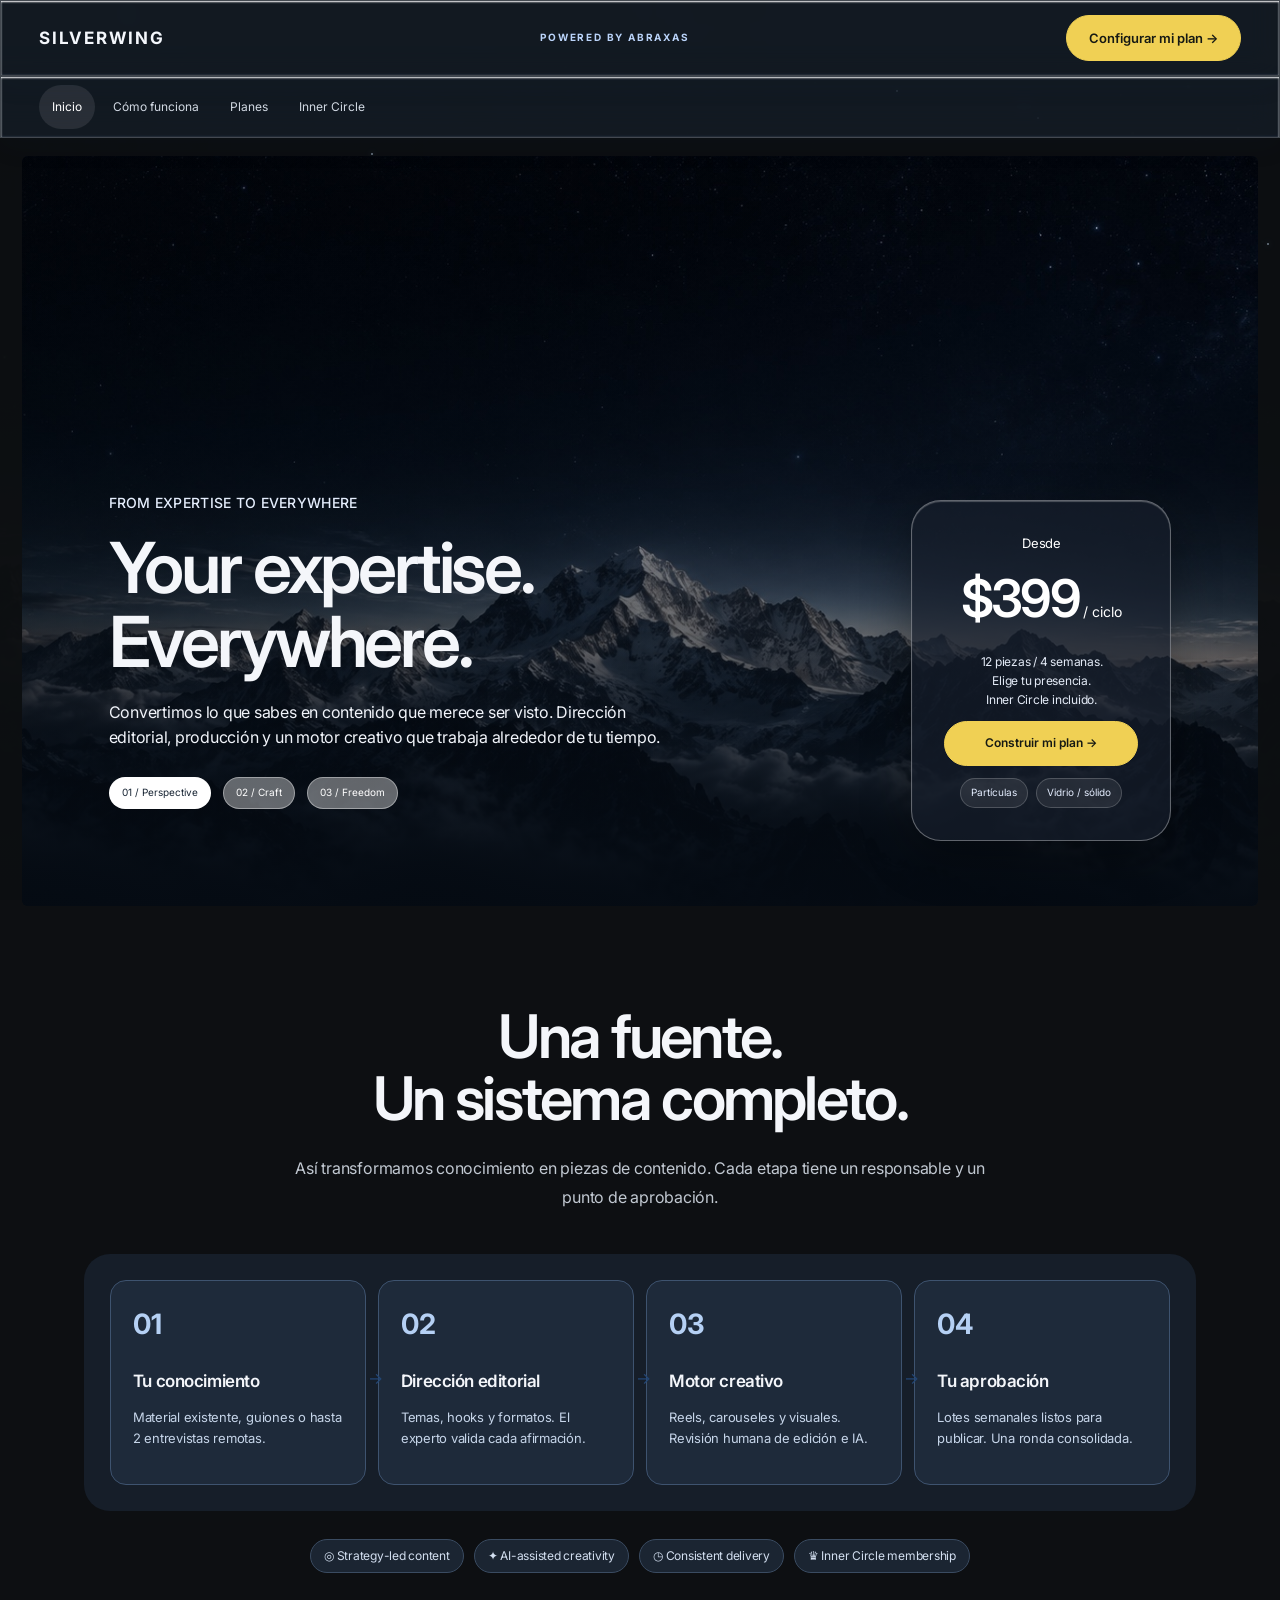
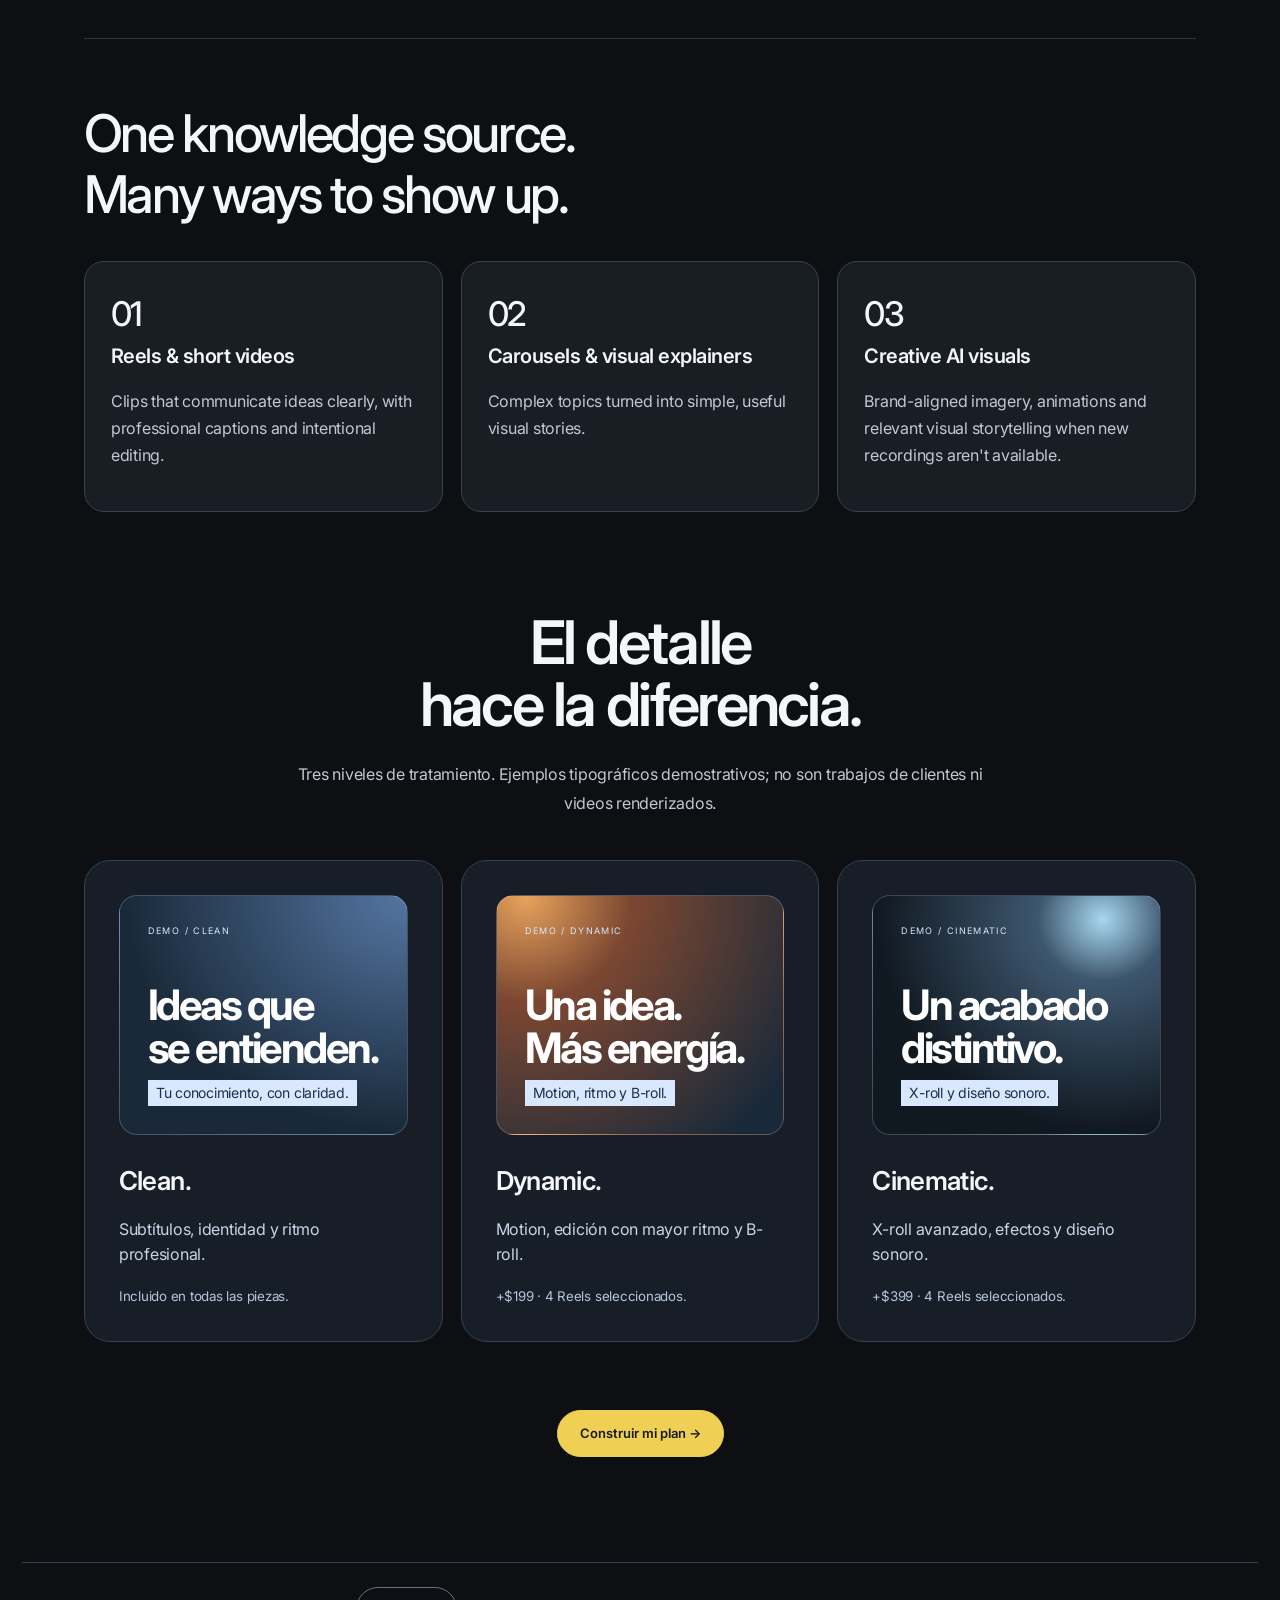
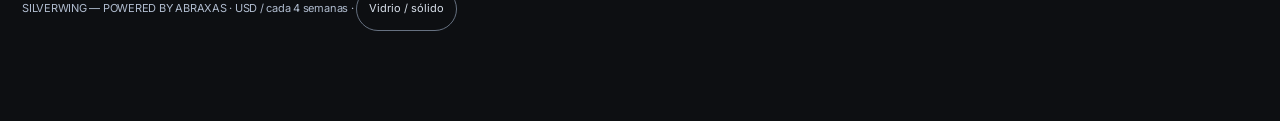
<file: commercial.html>
<!doctype html><html lang="es"><head><meta charset="utf-8"><meta name="viewport" content="width=device-width,initial-scale=1"><meta name="description" content="Silverwing transforma tu conocimiento en contenido consistente. Configura tu plan con Inner Circle incluido."><title>Silverwing — Your expertise. Everywhere.</title><style>
:root{--bg:#080b12;--panel:#121723;--panel2:#1a2232;--line:#2c3444;--text:#f6f7fc;--muted:#a6afc1;--accent:#b2c6ff;--purple:#af9df3;--good:#8fe1c0;--radius:20px}*{box-sizing:border-box}html{scroll-behavior:smooth}body{margin:0;background:var(--bg);color:var(--text);font-family:-apple-system,BlinkMacSystemFont,'Segoe UI',sans-serif;line-height:1.55}button,input,select{font:inherit}button{cursor:pointer}a{color:inherit;text-decoration:none}.shell{display:grid;grid-template-columns:254px 1fr;min-height:100vh}.sidebar{background:#0e121c;border-right:1px solid var(--line);padding:30px 18px;position:sticky;top:0;height:100vh;overflow:auto}.brand{padding:8px 14px 26px}.brand strong{font-size:23px;letter-spacing:.11em}.eyebrow{font-size:10px;letter-spacing:.22em;text-transform:uppercase;color:var(--accent);font-weight:700}.brand p{font-size:11px;color:var(--muted);margin:3px 0}.nav-group{font-size:10px;text-transform:uppercase;letter-spacing:.17em;color:#71809b;margin:25px 14px 9px}.nav{display:flex;flex-direction:column;gap:3px}.nav button{width:100%;text-align:left;border:0;background:transparent;color:#b6bed0;border-radius:11px;padding:12px 13px;font-size:13px}.nav button.active,.nav button:hover{background:#222c41;color:#fff}.main{min-width:0}.top{position:sticky;top:0;z-index:10;display:flex;justify-content:space-between;align-items:center;gap:12px;background:#080b12df;backdrop-filter:blur(18px);border-bottom:1px solid #283041;padding:16px 5%}.logo-mobile{display:none}.mode{border-radius:999px;background:#1f2738;padding:5px;display:flex;gap:3px}.mode button{border:0;padding:9px 15px;border-radius:999px;color:#b9c3d4;background:transparent;font-size:12px}.mode button.active{background:#e7edff;color:#101525;font-weight:700}.content{max-width:1330px;margin:auto;padding:42px 5% 95px}.section{display:none;animation:rise .35s ease}.section.active{display:block}@keyframes rise{from{opacity:.35;transform:translateY(10px)}to{opacity:1;transform:translateY(0)}}h1{font-size:clamp(38px,5.3vw,75px);line-height:1.06;letter-spacing:-.06em;margin:14px 0 22px;font-weight:750}h2{font-size:clamp(25px,3.2vw,40px);letter-spacing:-.042em;line-height:1.16;margin:0 0 14px}h3{font-size:20px;letter-spacing:-.025em;margin:0 0 9px}.lead{font-size:19px;color:#c0c8d6;max-width:790px;line-height:1.6}.muted{color:var(--muted)}.small{font-size:12px}.hero{min-height:365px;padding:58px;border-radius:30px;background:radial-gradient(ellipse at 82% 25%,#455a90 0,#242d48 28%,#121725 60%,#0d111c 90%);border:1px solid #34405b;position:relative;overflow:hidden;margin-bottom:30px}.hero:after{content:'✦';font-size:280px;color:#dbe4ff16;position:absolute;right:5%;top:5%;line-height:1;pointer-events:none}.hero>*{position:relative;z-index:1}.btn{display:inline-flex;align-items:center;justify-content:center;gap:8px;background:#dce5ff;color:#12182a;border:1px solid #dce5ff;padding:12px 18px;border-radius:12px;font-weight:700;font-size:13px}.btn.secondary{background:#232d43;border-color:#46536d;color:#edf1ff}.btn.ghost{background:transparent;color:#ced9ef;border-color:#45516b}.btn:hover{filter:brightness(1.12)}.actions{display:flex;gap:10px;flex-wrap:wrap;margin-top:23px}.grid{display:grid;grid-template-columns:repeat(3,1fr);gap:17px}.grid.two{grid-template-columns:repeat(2,1fr)}.grid.four{grid-template-columns:repeat(4,1fr)}.card{background:linear-gradient(145deg,#192131,#121823);border:1px solid #2b3548;border-radius:var(--radius);padding:23px}.card.soft{background:#101723}.card.interactive{cursor:pointer;transition:transform .2s,border-color .2s}.card.interactive:hover{transform:translateY(-3px);border-color:#7188bb}.metric{font-size:34px;font-weight:750;letter-spacing:-.05em}.tag{display:inline-block;background:#25314a;color:#bcd0ff;border-radius:99px;padding:5px 10px;font-size:10px;text-transform:uppercase;letter-spacing:.07em;font-weight:750}.tag.good{background:#143a34;color:#8fe1c0}.divider{border-top:1px solid var(--line);margin:27px 0}.section-header{display:flex;justify-content:space-between;align-items:flex-start;gap:20px;margin:15px 0 24px}.section-header p{max-width:740px}.tiles{display:grid;grid-template-columns:repeat(2,1fr);gap:14px}.tile{border:1px solid #34405a;border-radius:17px;padding:19px;background:#182135;display:flex;gap:16px;align-items:flex-start;text-align:left;color:var(--text)}.tile span.icon{font-size:25px}.tile:hover{background:#253150}.tile strong{display:block;margin-bottom:5px}.tile em{font-size:12px;color:#aab5c9;font-style:normal}.step{display:flex;gap:14px;align-items:flex-start;margin:18px 0}.step>span{background:#dce5ff;color:#10182b;border-radius:50%;width:30px;height:30px;display:grid;place-items:center;flex-shrink:0;font-weight:700}.steps{max-width:860px}.choice{display:block;cursor:pointer;padding:17px;border-radius:15px;border:1px solid #39465e;background:#151c2a;margin-bottom:10px}.choice:has(input:checked){border-color:#bbcdff;background:#222d45}.choice input{accent-color:#baccff;margin-right:10px}.choice strong{font-size:14px}.choice .sub{display:block;color:#aeb8cc;font-size:12px;margin:5px 0 0 28px}.inputrow{display:grid;grid-template-columns:repeat(3,1fr);gap:12px}.field{display:flex;flex-direction:column;gap:7px;font-size:12px;color:#b4c0d5}.field input,.field select{background:#151d2e;border:1px solid #3c4b67;border-radius:10px;padding:12px;color:#fff;width:100%}.calc{display:grid;grid-template-columns:1.1fr .9fr;gap:22px}.price-big{font-size:51px;font-weight:800;letter-spacing:-.06em;margin:6px 0}.summary{background:linear-gradient(150deg,#273957,#182035);border:1px solid #526487;padding:26px;border-radius:20px;position:sticky;top:100px;align-self:start}.summary-line{display:flex;justify-content:space-between;gap:14px;border-bottom:1px solid #ffffff20;padding:10px 0;font-size:13px}.plans{display:grid;grid-template-columns:repeat(3,1fr);gap:13px}.plan{padding:23px;border:1px solid #3d4961;border-radius:20px;background:#131b29;cursor:pointer;position:relative}.plan.selected{outline:2px solid #c2d1ff;background:#222d45}.plan strong{display:block;font-size:17px;margin:11px 0}.plan b{font-size:33px}.plan small{display:block;color:#aeb9ce}.plan .pill{position:absolute;right:15px;top:12px}.service{padding:22px;background:#141b28;border:1px solid #303d52;border-radius:17px}.service details{margin-top:10px}.service summary{cursor:pointer;color:#bcd0ff;font-size:12px}.service p,.service li{font-size:13px;color:#b5bfd1}.scenario-nav{display:flex;gap:9px;flex-wrap:wrap;margin-bottom:20px}.chip{padding:9px 14px;border-radius:999px;background:#1b2434;color:#b3bfd2;border:1px solid #36455f}.chip.active{background:#dbe5ff;color:#101626;border-color:#dbe5ff}.timeline{display:grid;grid-template-columns:repeat(4,1fr);gap:12px}.timeline .card{border-top:3px solid #8ca5dd}table{border-collapse:collapse;width:100%;font-size:13px}th,td{text-align:left;padding:13px;border-bottom:1px solid #334054}th{font-size:11px;text-transform:uppercase;color:#8999b7}td{color:#c9d3e3}.notice{padding:14px 18px;border-left:3px solid #a3b9f0;background:#1b2539;border-radius:7px;font-size:13px;color:#c8d4e9}.footer{color:#74839c;font-size:11px;margin-top:60px}.client-page{display:none}.clientmode .sidebar{display:none}.clientmode .shell{grid-template-columns:1fr}.clientmode .internal{display:none!important}.clientmode .client-page.active{display:block}.clientmode .content{max-width:1270px}.faq{background:#111926;padding:18px 21px;border-radius:13px;border:1px solid #30394d;margin:9px 0}.faq summary{cursor:pointer;font-weight:600}.faq p{font-size:13px;color:#adbcd3}.caption{font-size:11px;color:#8e9bb1}.kpi-strip{display:flex;gap:10px;flex-wrap:wrap}.kpi-strip>span{border:1px solid #36435a;border-radius:99px;padding:7px 13px;font-size:12px;color:#ced9ec}.warn{color:#f0cd95}.toolbar{display:flex;align-items:center;justify-content:space-between;gap:15px;flex-wrap:wrap}.mobile-nav{display:none}
@media(max-width:1100px){.grid.four{grid-template-columns:repeat(2,1fr)}.calc{grid-template-columns:1fr}.summary{position:static}}@media(max-width:800px){.shell{grid-template-columns:1fr}.sidebar{display:none}.mobile-nav{display:block;background:#131c2b;color:#fff;border:1px solid #44536c;padding:9px;border-radius:10px}.top{padding:12px 5%}.logo-mobile{display:block;font-weight:800;letter-spacing:.1em}.content{padding:25px 5% 65px}.grid,.grid.two,.grid.four,.plans,.timeline,.inputrow{grid-template-columns:1fr}.tiles{grid-template-columns:1fr}.hero{padding:30px;min-height:325px}.mode button{padding:9px 10px;font-size:11px}h1{font-size:41px}}
@media print{.sidebar,.top,.actions,.btn,.mobile-nav{display:none!important}.shell{display:block}.section{display:none!important}#proposal.section{display:block!important}.content{max-width:none;padding:0}.card,.summary{background:white;color:black;border:1px solid #999}body{background:white;color:black}.muted,.caption{color:#444}}

/* Silverwing Spatial / editorial design system – translucent utility surfaces, content-first cards */
:root{--bg:#f5f5f7;--panel:#ffffff;--panel2:#eef0f5;--line:#dbdce2;--text:#181a21;--muted:#656875;--accent:#516dba;--purple:#8074d0;--good:#24775e;--radius:24px}
body{background:#f5f5f7;color:#1a1a20;font-family:-apple-system,BlinkMacSystemFont,"SF Pro Display","Segoe UI",Arial,sans-serif;letter-spacing:-.01em}
.shell{grid-template-columns:248px 1fr}
.sidebar{background:rgba(248,249,252,.76);border-right:1px solid #dfe2e9;backdrop-filter:blur(30px) saturate(160%);-webkit-backdrop-filter:blur(30px) saturate(160%);padding-top:24px}
.brand strong{font-size:21px;letter-spacing:.085em;color:#222635}.brand p{color:#777b88}.eyebrow{color:#5272b6}
.nav-group{color:#7e8391}.nav button{color:#464c5b;border-radius:12px;transition:background .17s,transform .17s}.nav button.active,.nav button:hover{background:rgba(104,133,197,.13);color:#254b9d}.nav button:hover{transform:translateX(2px)}
.top{height:62px;padding:9px 4%;background:rgba(248,249,252,.72);border-bottom:1px solid rgba(174,184,205,.35);backdrop-filter:blur(30px) saturate(185%);-webkit-backdrop-filter:blur(30px) saturate(185%)}
.mode{background:rgba(173,183,202,.25);border:1px solid rgba(255,255,255,.75);box-shadow:0 4px 18px #70829b12}.mode button{color:#646c7a}.mode button.active{color:#20242e;background:rgba(255,255,255,.9);box-shadow:0 2px 11px #34445c20}
.content{max-width:1510px;padding:42px 4.5% 100px}
h1{font-size:clamp(46px,6.4vw,94px);font-weight:750;line-height:1.02;letter-spacing:-.069em;color:#191c27}
h2{color:#1d2230}h3{color:#202431}.lead{color:#656b7a;font-size:20px;line-height:1.5}
.hero{background:radial-gradient(ellipse at 74% 48%,#aecbff 0,#cad9fc 22%,#e9edff 42%,#f4f5f8 72%),linear-gradient(145deg,#f7f8fc,#dee7fa);border:1px solid #ffffff;border-radius:35px;min-height:425px;box-shadow:0 25px 65px #394f7b12;isolation:isolate}
.hero:after{content:'';width:410px;height:410px;border-radius:50%;position:absolute;right:-6%;top:-17%;pointer-events:none;background:radial-gradient(circle at 34% 28%,#ffffffdb 0%,#d0e0ffe8 18%,#7d9bea90 39%,#b7b2f173 57%,#ffffff14 75%);box-shadow:inset 20px 24px 39px #ffffff9c,inset -15px -25px 50px #5f7dcd60,0 26px 70px #6782cf4d;border:1px solid #ffffffbf;z-index:0}
.hero>*{position:relative;z-index:1}.hero .lead{color:#46536c}.hero h1{max-width:900px}
.card,.service{background:#fff;border:1px solid #e4e7ee;box-shadow:0 6px 27px #35456909;border-radius:24px;transition:box-shadow .2s,transform .2s}.card.soft{background:#f9fafc}.card.interactive:hover,.service:hover{box-shadow:0 17px 45px #44567917;border-color:#c8d4ec}
.metric{color:#171b25}.muted,.caption{color:#757b8b}.small{color:#657082}
.btn{background:#2767d5;border-color:#2767d5;border-radius:999px;color:#fff;padding:12px 22px;transition:transform .18s,box-shadow .18s,background .18s}.btn:hover{transform:translateY(-2px);box-shadow:0 10px 25px #2869d437;filter:none}.btn.secondary{background:#f1f4f9;color:#2859b0;border-color:#dce3f1}.btn.ghost{color:#2859b0;border-color:#ced8eb}
.tag{color:#4263ad;background:#eaf0ff}.tag.good{background:#e2f7ec;color:#24775e}
.tile{background:rgba(255,255,255,.88);color:#232735;border-color:#e0e4ed;border-radius:23px;backdrop-filter:blur(14px);transition:transform .18s}.tile:hover{background:#eef3fe;transform:translateY(-2px)}.tile em{color:#6d7585}
.step>span{background:#e6eeff;color:#3158ad}.divider{border-color:#e2e5ee}.choice{background:#fff;border-color:#e3e6ee;color:#262b38}.choice:has(input:checked){border-color:#6790e4;background:#eff4ff;box-shadow:0 0 0 2px #749ef728}.choice input{accent-color:#3d74dd}.choice .sub{color:#6d7280}
.field{color:#4c5465}.field input,.field select{background:#fff;color:#222936;border-color:#d7dce8;border-radius:12px}
.summary{background:linear-gradient(145deg,#eef3ff,#fefeff);border:1px solid #cdd9ed;box-shadow:0 20px 50px #455b8320}.summary-line{border-color:#d9e2f3}
.plan{background:#fff;border-color:#dce2ef;border-radius:24px;transition:transform .2s,box-shadow .2s}.plan:hover{transform:translateY(-3px);box-shadow:0 15px 30px #5a6e9717}.plan.selected{outline:2px solid #4777da;background:linear-gradient(145deg,#f1f6ff,#fff)}.plan small{color:#647087}.plan b{color:#202634}
.service{background:#fff}.service summary{color:#366bc7}.service p,.service li{color:#626c7c}.chip{background:#fff;color:#465066;border-color:#dae0eb}.chip.active{background:#316cce;color:white;border-color:#316cce}
.timeline .card{border-top-color:#658de0}td{color:#414959}th,td{border-color:#e0e4ed}th{color:#707c90}.notice{background:#edf3ff;color:#405070;border-left-color:#5481da}
.faq{background:#fff;border-color:#e1e6ef}.faq p{color:#657083}.kpi-strip>span{background:#ffffffaf;color:#526079;border-color:#dbe0eb}.warn{color:#b15e19}.footer{color:#8991a0}
.clientmode{background:#fff}.clientmode .main{background:#fff}.clientmode .content{max-width:1490px;padding:48px 5% 110px}.clientmode .hero{text-align:center;padding:110px 70px 140px;border-radius:35px;min-height:610px;background:radial-gradient(ellipse at 72% 85%,#8baef1 0,#b2c5f7 21%,#e4eafe 48%,#f7f8fd 75%)}.clientmode .hero h1{font-size:clamp(55px,8.2vw,124px);max-width:none}.clientmode .hero .lead{margin:0 auto;max-width:800px}.clientmode .hero:after{width:350px;height:350px;right:6%;top:44%;opacity:.63}.clientmode .grid .card{min-height:220px}
.client-subnav{display:none;align-items:center;gap:5px;flex-wrap:wrap;padding:9px 0 0}.clientmode .client-subnav{display:flex}.client-subnav button{border:0;background:transparent;color:#485365;border-radius:999px;padding:8px 13px;font-size:12px}.client-subnav button:hover,.client-subnav button.active{background:#e8eefb;color:#2159bd}.client-subnav strong{margin-right:auto;font-size:13px;letter-spacing:.035em;color:#2a3040}
:focus-visible{outline:3px solid #3686fa!important;outline-offset:3px}button:active{transform:scale(.98)}
@media(max-width:800px){.shell{grid-template-columns:1fr}.sidebar{display:none;position:fixed;z-index:50;top:62px;left:0;height:calc(100vh - 62px);width:min(300px,90vw);box-shadow:20px 15px 50px #0003}.mobile-nav{display:block;background:#fff;color:#394963;border:1px solid #dbe2ef;border-radius:99px}.content{padding:22px 5% 65px}.grid,.grid.two,.grid.four,.plans,.timeline,.inputrow{grid-template-columns:1fr}.tiles{grid-template-columns:1fr}.hero{padding:40px 27px;min-height:360px}.hero:after{width:230px;height:230px;opacity:.35}.clientmode .hero{padding:70px 25px 120px;min-height:490px}.mode button{padding:7px 9px;font-size:10px}.client-subnav{overflow-x:auto;flex-wrap:nowrap}.client-subnav button{white-space:nowrap}.client-subnav strong{display:none}}
@media(prefers-reduced-motion:reduce){*,*:before,*:after{animation-duration:.01ms!important;transition-duration:.01ms!important;scroll-behavior:auto!important}}
@media print{body,.clientmode{background:white!important;color:black!important}.hero,.card,.summary{box-shadow:none!important}}

/* Silverwing Atelier / original material and editorial system */
:root{--bg:#f4f5f7;--panel:#fff;--text:#171c27;--muted:#596273;--accent:#245ac9;--ink:#171c27;--ice:#dce9fa;--line:#d9dfe7;--radius:24px;--space:24px}
body{font-family:Arial,Helvetica,sans-serif;color:var(--text);letter-spacing:-.015em;background:var(--bg)}
button,input,select,textarea{font:inherit}button,a,input,select,textarea,summary{touch-action:manipulation}button{min-height:44px}a:focus-visible,summary:focus-visible,input:focus-visible,select:focus-visible,textarea:focus-visible{outline:3px solid #245ac9;outline-offset:4px}
.skip{position:fixed;top:-100px;left:20px;z-index:200;background:#fff;padding:16px}.skip:focus{top:10px}
.shell{grid-template-columns:240px minmax(0,1fr)}.sidebar{padding:22px 14px;background:#eef1f5e8}.brand strong{font-size:18px;letter-spacing:.11em}.brand p{font-size:10px}.nav button{font-size:12px;min-height:43px}.nav-group{margin-top:22px}.brand{border-bottom:1px solid var(--line)}
.top{height:76px;background:#f7f9fbb8;border-bottom:1px solid #fff;backdrop-filter:blur(24px) saturate(160%);-webkit-backdrop-filter:blur(24px) saturate(160%)}
.content{max-width:1440px;padding:36px 4.5% 80px}h1{font-size:clamp(42px,5.4vw,82px);font-weight:600;letter-spacing:-.065em;line-height:1.03}h2{font-size:clamp(28px,3vw,44px);font-weight:500;letter-spacing:-.045em}h3{font-weight:600}.lead{font-size:18px;line-height:1.6;max-width:680px;color:#505d72}.eyebrow{font-size:10px;color:#426195;letter-spacing:.18em}.muted,.caption,.small{color:#596273}.caption{line-height:1.65}.hero{background:#e9eef5;box-shadow:none;border-radius:28px;padding:52px;min-height:420px}.hero:after{display:none}.hero h1{max-width:650px}.hero .lead{max-width:540px}.card,.service{box-shadow:none;border-color:#e0e5eb;border-radius:20px}.card{padding:26px}.card p{line-height:1.7}.grid{gap:18px}.metric{font-weight:500}.btn{background:#1b263a;border-color:#1b263a;color:#fff;font-weight:500}.btn.secondary,.btn.ghost{background:#f8faff;color:#243752;border-color:#cbd5e3}.btn:hover{box-shadow:0 8px 24px #17365a20}.plan{display:block;color:var(--text);text-align:left;padding:28px 18px 22px;width:100%;font:inherit}.plan .pill{position:static;font-size:8px;display:inline-block}.plan strong{font-size:16px}.plan b{font-size:32px}.plan.selected{outline:2px solid #245ac9;background:#eef4ff}.plan small{font-size:12px}.plans{align-items:stretch}.summary{box-shadow:none;background:#eaf0f9;border-color:#cbd7e9;top:100px}.summary-line{flex-wrap:wrap;color:#273852}.summary-line strong{max-width:60%;text-align:right}.choice input{width:18px;height:18px;vertical-align:middle}.choice .sub{color:#536278}.choice:has(input:checked){background:#edf4ff}.choice{padding:18px}.tag.good{color:#176246;background:#e3f4eb}.warn{color:#9a4e10}.service summary{padding:10px 0;min-height:44px}.tile{border-radius:18px}.tile em{color:#596273}.tag{color:#385988}.inputrow{margin:22px 0}.field textarea{min-height:100px;resize:vertical;border:1px solid #ccd5e1;border-radius:12px;padding:14px;background:#fff;color:#1b263a}.field input,.field select{min-height:46px}.notice{margin:22px 0;background:#e9f0fb;color:#344e72}.table-wrap{overflow:auto}table{min-width:530px}.footer{border-top:1px solid #d9dfe7;padding-top:24px;color:#626b7a}.actions{align-items:center}.top .mode{background:#dae2ec70}.mode button.active{background:#fff}.client-subnav{padding:12px 5%;background:#fff9;position:sticky;top:76px;z-index:9;backdrop-filter:blur(24px);border-bottom:1px solid #e1e6ef}
.atelier-hero{position:relative;isolation:isolate;background:#e9edf2!important}.atelier-hero .art{position:absolute;inset:0;width:100%;height:100%;object-fit:cover;z-index:-2}.atelier-hero:before{content:'';position:absolute;inset:0;background:linear-gradient(90deg,#f6f7f9f7 0%,#f6f7f9c9 36%,#f6f7f900 75%);z-index:-1}.atelier-hero .actions{justify-content:flex-start}.atelier-hero .hero-label{display:inline-block;margin-top:32px;border-top:1px solid #8899ab;padding-top:12px;letter-spacing:.15em;font-size:9px;color:#3a506c}.clientmode .hero{text-align:left;padding:90px 6%;min-height:670px;background:#e9edf2}.clientmode .hero h1{font-size:clamp(58px,7.5vw,112px);max-width:720px}.clientmode .hero .lead{margin-left:0;max-width:520px}.clientmode .content{max-width:1510px;padding-top:24px}.clientmode .grid .card{min-height:0}.clientmode .main{background:#f4f5f7}.clientmode .shell{grid-template-columns:minmax(0,1fr)}
.editorial{display:flex;justify-content:space-between;align-items:end;gap:32px;padding:60px 0 28px}.editorial p{max-width:400px}.specimen{background:#111a29;color:#fff;border-radius:26px;padding:34px;overflow:hidden;position:relative}.specimen h3{color:#fff;font-size:26px}.specimen p{color:#c8d5e7}.specimen small{color:#b5c5dd}.specimen-preview{min-height:240px;padding:28px;border:1px solid #ffffff30;border-radius:18px;margin-bottom:26px;background:radial-gradient(ellipse at 100% 0,#5475a2,#192939 70%);display:flex;flex-direction:column;justify-content:end}.specimen-preview b{font-size:42px;letter-spacing:-.06em;line-height:1.02;max-width:240px}.specimen-preview .demo{font-size:9px;letter-spacing:.15em;margin-bottom:auto;color:#d9e7ff}.specimen-preview.dynamic{background:radial-gradient(circle at 10% 0,#e8a45c,#7c4731 30%,#192939 90%)}.specimen-preview.cinematic{background:radial-gradient(ellipse at 80% 10%,#a7d8ef,#3d566e 20%,#101820 70%)}.specimen-preview .marker{background:#d9e7ff;color:#1b304c;padding:2px 8px;align-self:start;margin-top:10px;font-size:14px}.pipeline{display:grid;grid-template-columns:repeat(4,minmax(0,1fr));padding:26px;border-radius:26px;background:#e9eff8;gap:12px}.pipeline article{position:relative;padding:22px;border:1px solid #d0dceb;border-radius:16px;background:#ffffffa8}.pipeline article:after{content:'→';position:absolute;right:-18px;top:42%;z-index:1;color:#234675}.pipeline article:last-child:after{display:none}.pipeline b{display:block;font-size:28px;margin-bottom:22px;color:#315681}.pipeline h3{font-size:17px}.pipeline p{font-size:13px;color:#4d607b;line-height:1.6}.pipeline img{width:100%;height:80px;object-fit:contain}
.studio-banner{background:#172338;color:white;border-radius:24px;padding:32px;margin-top:28px;display:flex;justify-content:space-between;gap:20px;align-items:center}.studio-banner h3{color:white}.studio-banner p{color:#c5d2e7}.status-line{display:flex;justify-content:space-between;padding:16px 0;border-bottom:1px solid #dee4ed;gap:12px}.checklist{display:grid;gap:14px}.checklist label{display:flex;gap:12px;align-items:center;font-size:14px}.checklist input{width:20px;height:20px;accent-color:#245ac9}.progress{height:8px;background:#d5deec;border-radius:9px;overflow:hidden;margin:18px 0}.progress span{display:block;height:100%;background:#315ea7}.journal-entry{border-top:1px solid #d4dce8;padding:18px 0}.journal-entry small{color:#58687d}.toast{position:fixed;bottom:24px;left:50%;transform:translateX(-50%);z-index:100;background:#14233a;color:#fff;padding:13px 22px;border-radius:16px;max-width:90vw;box-shadow:0 8px 30px #13263840}.toast:empty{display:none}.sr-only{position:absolute;width:1px;height:1px;overflow:hidden;clip:rect(0,0,0,0)}
.glass-controls{position:relative;isolation:isolate;background:#ffffff70!important;border:1px solid #ffffffdb!important;box-shadow:inset 0 1px 2px #fff, inset 0 -1px 3px #35537b27,0 8px 28px #11244212;backdrop-filter:blur(18px) saturate(160%);-webkit-backdrop-filter:blur(18px) saturate(160%)}
@supports(backdrop-filter:url('#sw-glass')){.optics-on .glass-controls{backdrop-filter:url('#sw-glass') blur(8px) saturate(150%)}}.solid-material .glass-controls{background:#f7f9fc!important;backdrop-filter:none!important;-webkit-backdrop-filter:none!important}.material-toggle{font-size:11px;background:transparent;border:1px solid #bdcbe0;padding:8px 12px;border-radius:99px;color:#2e455f}.error{color:#a93227}
@media(max-width:1150px){.plans{grid-template-columns:1fr}.calc{grid-template-columns:1fr}.summary{position:static}.pipeline{grid-template-columns:repeat(2,minmax(0,1fr))}.pipeline article:after{display:none}.timeline{grid-template-columns:repeat(2,1fr)}}
@media(max-width:800px){.shell{grid-template-columns:1fr}.top{height:auto;min-height:72px;flex-wrap:wrap;gap:8px}.logo-mobile{font-size:13px}.sidebar{top:72px;background:#f3f6fa}.mode{margin-left:auto}.content{padding:24px 5% 70px}.hero{padding:35px 24px}.hero h1{font-size:44px}.atelier-hero .art{opacity:.5;object-position:65%}.atelier-hero:before{background:#f4f6f9b8}.clientmode .hero{padding:60px 24px;min-height:550px}.clientmode .hero h1{font-size:62px}.client-subnav{top:72px;padding:10px 5%;overflow:auto;flex-wrap:nowrap}.client-subnav button{font-size:11px}.editorial{display:block;padding-top:40px}.grid,.grid.two,.grid.four,.timeline,.inputrow{grid-template-columns:1fr}.pipeline{grid-template-columns:1fr}.studio-banner{display:block}.summary-line strong{max-width:100%}.mode button{font-size:11px}.top>.eyebrow{display:none}h1{overflow-wrap:anywhere}.clientmode .content{padding:20px 4% 60px}}
@media(prefers-reduced-motion:reduce){*,*:before,*:after{animation:none!important;transition:none!important;scroll-behavior:auto!important}}
@media(prefers-reduced-transparency:reduce),(prefers-contrast:more){.glass-controls,.top,.sidebar,.client-subnav{background:#f7f9fc!important;backdrop-filter:none!important;-webkit-backdrop-filter:none!important}.muted,.caption{color:#34435b}}
@media print{body,.main,.clientmode .main{background:#fff!important}.client-subnav,.toast,.footer,.skip,.material-toggle{display:none!important}.section,.client-page{display:none!important}#proposal,#clientProposal{display:none!important}body.print-internal #proposal,body.print-client #clientProposal{display:block!important}.content{padding:0!important}h1{font-size:30px}.card{border:0;padding:0}.proposal-form{display:none!important}.summary-line strong{max-width:none}*{box-shadow:none!important;color:#000!important}body{font-size:12px}.grid.two{display:grid;grid-template-columns:1fr 1fr} @page{size:A4;margin:18mm}}
@font-face{font-family:Inter;src:url(assets/inter.ttf) format("truetype");font-weight:100 900;font-display:swap}body{font-family:Inter,Arial,sans-serif}/* Cinematic direction, shaped by MotionVFX's presentation rhythm. */
body.clientmode{--bg:#0d0f12;--panel:#171b20;--text:#f4f6fa;--muted:#c1c8d1;--line:#343c49;color:var(--text);background:#0d0f12}.clientmode .main{background:transparent}.clientmode h1,.clientmode h2,.clientmode h3,.clientmode .metric{color:#f4f6fa}.clientmode .muted,.clientmode .small,.clientmode .caption,.clientmode .lead{color:#c1c8d1}.clientmode .eyebrow{color:#bbd4fa}.clientmode .content{max-width:1600px;padding:18px 22px 90px}.clientmode .top{border:0;background:#101318bf;color:#fff;padding:14px 3%;min-height:76px}.clientmode .client-subnav{background:#11161cd9;border-bottom:1px solid #ffffff18;padding:8px 3%}.clientmode .client-subnav button{color:#d2d9e3}.clientmode .client-subnav button:hover,.clientmode .client-subnav button.active{background:#ffffff18;color:#fff}.clientmode .btn{background:#f0d054;border-color:#f0d054;color:#161913;font-weight:600}.clientmode .btn.secondary,.clientmode .btn.ghost{background:#252d36;border-color:#677587;color:#f2f5fa}.clientmode .material-toggle{color:#d9e1ec;border-color:#667181}.clientmode .card,.clientmode .plan,.clientmode .choice,.clientmode .faq{background:#191e25;border-color:#39424f;color:#f4f6fa}.clientmode .plan.selected,.clientmode .choice:has(input:checked){background:#263346;outline-color:#b3d0fa}.clientmode .plan b,.clientmode .plan small,.clientmode .choice .sub{color:#dce5f3}.clientmode .plan .tag.good,.clientmode .plan small:last-child{color:#c1e8d9!important}.clientmode .tag{background:#344659;color:#e0edff}.clientmode .summary{background:#202b3a;border-color:#52647d}.clientmode .summary-line{color:#e2e9f4;border-color:#ffffff28}.clientmode .summary-line strong{color:#e2e9f4!important}.clientmode .notice{background:#233145;color:#d0dff2}.clientmode .field{color:#d8e3f4}.clientmode .field input{background:#111923;color:#fff;border-color:#52647a}.clientmode .divider{border-color:#303844}.clientmode .footer{border-color:#343e4e;color:#b0bccf}.clientmode .pipeline{background:#161e29}.clientmode .pipeline article{background:#1e2a3a;border-color:#3e536f}.clientmode .pipeline b{color:#b5d0f4}.clientmode .pipeline p{color:#c6d5e9}.clientmode .kpi-strip>span{background:#1b2532;color:#d3dff0;border-color:#3a4b61}.clientmode .hero.atelier-hero{display:none}.cinema-hero{min-height:710px;height:calc(100vh - 150px);max-height:950px;position:relative;isolation:isolate;overflow:hidden;background:#101922;border-radius:6px;display:flex;align-items:flex-end;padding:65px 7%;gap:45px}.cinema-hero>.scene-bg{position:absolute;inset:0;width:100%;height:100%;object-fit:cover;z-index:-3;transition:opacity .7s ease}.scene-shade{position:absolute;inset:0;z-index:-2;background:linear-gradient(0deg,#050b13ed,#07101c08 85%),linear-gradient(90deg,#02091050,transparent)}.cinema-copy{max-width:760px;padding-bottom:32px;position:relative}.cinema-copy .eyebrow{color:#e4edfc;font-size:14px;letter-spacing:.02em;font-weight:500}.cinema-copy h1{font-size:clamp(50px,5.5vw,88px);max-width:760px;line-height:1.04;letter-spacing:-.045em;margin:18px 0 22px}.cinema-copy .lead{font-size:16px;line-height:1.6;max-width:560px;color:#f1f4fa}.cinema-offer{flex-shrink:0;margin-left:auto;width:260px;padding:32px;border-radius:30px;background:#171e2bad;border:1px solid #ffffff55;text-align:center;position:relative;isolation:isolate;box-shadow:inset 0 1px 1px #ffffff40,0 15px 50px #0005;color:#fff}.cinema-offer .from{font-size:13px}.cinema-offer .price{font-size:52px;font-weight:600;letter-spacing:-.05em;margin:6px 0}.cinema-offer .price span{font-size:14px;font-weight:400;letter-spacing:0}.cinema-offer p{font-size:12px;line-height:1.6;color:#e3eaf6}.cinema-offer .btn{width:100%;font-size:12px;padding:12px}.scene-controls{display:flex;gap:12px;margin-top:26px;align-items:center}.scene-controls button{background:#ffffff60;border:1px solid #ffffff60;color:#fff;border-radius:999px;padding:7px 12px;font-size:10px;min-height:32px}.scene-controls button[aria-pressed=true]{background:#fff;color:#182534}.scene-controls button.pause{background:#0a18277a;color:#fff;margin-left:10px}.clientmode .editorial{padding:100px 5% 42px;text-align:center;display:block}.clientmode .editorial h2{font-size:clamp(36px,4.7vw,72px);line-height:1.03;font-weight:600}.clientmode .editorial p{max-width:700px;margin:24px auto 0;line-height:1.8}.clientmode #clientLanding>.grid{margin:0 5%}.clientmode #clientLanding>.pipeline{margin:0 5%}.clientmode #clientLanding>.kpi-strip{justify-content:center;margin:30px 5%}.clientmode #clientLanding>.divider{margin:65px 5%}.clientmode #clientLanding>h2{margin:0 5% 36px;font-size:52px}.clientmode #clientLanding>.actions{justify-content:center;padding:45px 0}.clientmode #clientHow,.clientmode #clientPlans,.clientmode #clientClub,.clientmode #clientProposal{padding:50px 5%}.clientmode #clientClub .hero{display:block;min-height:500px;background:linear-gradient(0deg,#07101be8,#07101b66),url(assets/landscape.jpg) center/cover!important}.clientmode #clientClub .hero .art{display:none}.clientmode #clientClub .hero:before{display:none}.clientmode #clientClub .hero .lead{color:#e0e8f5}.clientmode .specimen{background:#181e27;border:1px solid #354251}.ambient-texture{position:fixed;inset:0;width:100%;height:100%;z-index:-1;pointer-events:none;opacity:.13;background:linear-gradient(#0d0f12aa,#0d0f12fa),url(assets/landscape.jpg) center/cover}.particle-field{position:fixed;inset:0;pointer-events:none;z-index:0;opacity:.5}.particle-field i{position:absolute;left:var(--x);top:var(--y);width:2px;height:2px;background:#d2eaff;border-radius:50%;box-shadow:0 0 7px #a2caff;animation:drift var(--t) ease-in-out infinite alternate}.main{position:relative;z-index:1}@keyframes drift{to{transform:translate(20px,-60px);opacity:.1}}.particles-off .particle-field{display:none}.clientmode .glass-controls{background:#1a243188!important;border-color:#ffffff35!important;color:#f4f7fc}.clientmode.solid-material .glass-controls,.clientmode.solid-material .cinema-offer{background:#182331!important;backdrop-filter:none!important;-webkit-backdrop-filter:none!important}.clientmode .top>.btn{min-width:160px}.brand-mark{width:32px;height:32px;display:inline-block;border:1px solid currentColor;border-radius:50%;text-align:center;line-height:30px;margin-right:10px;font-size:12px;vertical-align:middle;font-weight:400}.cinema-tools{display:flex;gap:8px;justify-content:center;margin-top:12px}.cinema-tools button{font-size:10px;min-height:30px;background:#ffffff15;border:1px solid #ffffff30;color:#e4edff;border-radius:99px;padding:4px 10px}.cinema-hero.sculpture .scene-shade{background:linear-gradient(0deg,#07101cee,#07101c30 95%),linear-gradient(90deg,#07101cd0,transparent)}
@media(max-width:1050px){.cinema-hero{padding:50px 5%;gap:20px}.cinema-copy h1{font-size:62px}.cinema-offer{width:220px;padding:25px}.cinema-copy{max-width:600px}}
@media(max-width:800px){.clientmode .content{padding:10px 12px 60px}.cinema-hero{min-height:750px;height:auto;display:block;padding:100px 26px 30px}.cinema-copy h1{font-size:52px}.cinema-copy{padding:0}.cinema-copy .lead{font-size:14px}.cinema-offer{margin:28px 0 0;width:100%;text-align:left;padding:22px;display:grid;grid-template-columns:1fr 1fr;gap:8px;align-items:center}.cinema-offer .price{font-size:40px}.cinema-offer .from{grid-column:1}.cinema-offer>p{grid-column:2;grid-row:1/3}.cinema-offer .btn,.cinema-tools{grid-column:1/3}.scene-controls{flex-wrap:wrap}.clientmode .top{padding:12px 4%}.clientmode .top>.btn{min-width:0;font-size:11px;padding:11px 15px}.clientmode .editorial{padding-top:65px}.clientmode #clientLanding>h2{font-size:38px}.particle-field{opacity:.25}.clientmode #clientHow,.clientmode #clientPlans,.clientmode #clientClub,.clientmode #clientProposal{padding:30px 4%}}
@media(prefers-reduced-motion:reduce){.particle-field{display:none}.scene-bg{transition:none!important}}
@media(prefers-reduced-transparency:reduce),(prefers-contrast:more){.clientmode .glass-controls,.cinema-offer{background:#172333!important;backdrop-filter:none!important;-webkit-backdrop-filter:none!important}}
@media print{.cinema-hero,.ambient-texture,.particle-field{display:none!important}.clientmode .card{background:#fff!important}.clientmode .notice{background:#fff!important}.clientmode .summary-line{border-color:#999!important}}
.top.glass-controls{position:sticky;top:0}.client-subnav.glass-controls{position:sticky;top:76px}@media(max-width:800px){.cinema-offer .price{font-size:34px;white-space:nowrap}.cinema-offer .price span{font-size:10px}}</style></head><body class="clientmode optics-on"><a class="skip" href="#main-content">Saltar al contenido</a><div id="toast" class="toast" role="status" aria-live="polite"></div><main class="main" id="main-content" tabindex="-1"><header class="top glass-controls"><a href="#clientLanding" onclick="clientGo('clientLanding');return false" style="font-size:17px;font-weight:bold;letter-spacing:.1em">SILVERWING</a><span class="eyebrow">POWERED BY ABRAXAS</span><button class="btn" onclick="clientGo('clientPlans')">Configurar mi plan →</button></header><nav class="client-subnav glass-controls" aria-label="Navegación comercial" style="display:flex"><button onclick="clientGo('clientLanding')">Inicio</button><button onclick="clientGo('clientHow')">Cómo funciona</button><button onclick="clientGo('clientPlans')">Planes</button><button onclick="clientGo('clientClub')">Inner Circle</button></nav><div class="content"><section id="clientLanding" class="section client-page"><div class="cinema-hero" id="cinema-root"><img class="scene-bg" src="assets/landscape.jpg" alt="Paisaje conceptual de montañas plateadas entre niebla azul, creado para Silverwing"><div class="scene-shade"></div><div class="cinema-copy"><div class="eyebrow">From expertise to everywhere</div><h1>Your expertise.<br>Everywhere.</h1><p class="lead">Convertimos lo que sabes en contenido que merece ser visto. Dirección editorial, producción y un motor creativo que trabaja alrededor de tu tiempo.</p><div class="scene-controls" aria-label="Escenas visuales"><button data-scene="0" aria-pressed="true" onclick="sceneSelect(0)">01 / Perspective</button><button data-scene="1" aria-pressed="false" onclick="sceneSelect(1)">02 / Craft</button><button data-scene="2" aria-pressed="false" onclick="sceneSelect(2)">03 / Freedom</button></div></div><aside class="cinema-offer"><div class="from">Desde</div><div class="price">$399<span> / ciclo</span></div><p>12 piezas / 4 semanas.<br>Elige tu presencia.<br>Inner Circle incluido.</p><button class="btn" onclick="clientGo('clientPlans')">Construir mi plan →</button><div class="cinema-tools"><button data-particles aria-pressed="true" onclick="toggleParticles()">Partículas</button><button onclick="toggleMaterial()">Vidrio / sólido</button></div></aside></div><div class="hero atelier-hero"><img class="art" src="assets/silverwing-hero.jpg" alt="Alas abstractas en vidrio y plata, arte conceptual de Silverwing"><div class="eyebrow">SILVERWING • POWERED BY ABRAXAS</div><h1>Your expertise.<br>Everywhere.</h1><p class="lead">Turn what you know into a consistent stream of Reels, carousels and creative content. You focus on your profession. We make your ideas worth sharing.</p><div class="actions"><button class="btn" onclick="clientGo('clientPlans')">Explore plans →</button><button class="btn secondary" onclick="clientGo('clientHow')">How it works</button></div></div><div class="editorial"><h2>Una fuente.<br>Un sistema completo.</h2><p class="muted">Así transformamos conocimiento en piezas de contenido. Cada etapa tiene un responsable y un punto de aprobación.</p></div><div class="pipeline" aria-label="Proceso: conocimiento, dirección editorial, producción, aprobación y entrega"><article><b>01</b><h3>Tu conocimiento</h3><p>Material existente, guiones o hasta 2 entrevistas remotas.</p></article><article><b>02</b><h3>Dirección editorial</h3><p>Temas, hooks y formatos. El experto valida cada afirmación.</p></article><article><b>03</b><h3>Motor creativo</h3><p>Reels, carouseles y visuales. Revisión humana de edición e IA.</p></article><article><b>04</b><h3>Tu aprobación</h3><p>Lotes semanales listos para publicar. Una ronda consolidada.</p></article></div><div class="kpi-strip" style="margin-top:28px"><span>◎ Strategy-led content</span><span>✦ AI-assisted creativity</span><span>◷ Consistent delivery</span><span>♛ Inner Circle membership</span></div><div class="divider"></div><h2>One knowledge source.<br>Many ways to show up.</h2><div class="grid"><div class="card"><div class="metric">01</div><h3>Reels & short videos</h3><p class="muted">Clips that communicate ideas clearly, with professional captions and intentional editing.</p></div><div class="card"><div class="metric">02</div><h3>Carousels & visual explainers</h3><p class="muted">Complex topics turned into simple, useful visual stories.</p></div><div class="card"><div class="metric">03</div><h3>Creative AI visuals</h3><p class="muted">Brand-aligned imagery, animations and relevant visual storytelling when new recordings aren't available.</p></div></div><div class="editorial"><h2>El detalle<br>hace la diferencia.</h2><p class="muted">Tres niveles de tratamiento. Ejemplos tipográficos demostrativos; no son trabajos de clientes ni videos renderizados.</p></div><div class="grid"><article class="specimen"><div class="specimen-preview"><span class="demo">DEMO / CLEAN</span><b>Ideas que<br>se entienden.</b><span class="marker">Tu conocimiento, con claridad.</span></div><h3>Clean.</h3><p>Subtítulos, identidad y ritmo profesional.</p><small>Incluido en todas las piezas.</small></article><article class="specimen"><div class="specimen-preview dynamic"><span class="demo">DEMO / DYNAMIC</span><b>Una idea.<br>Más energía.</b><span class="marker">Motion, ritmo y B-roll.</span></div><h3>Dynamic.</h3><p>Motion, edición con mayor ritmo y B-roll.</p><small>+$199 · 4 Reels seleccionados.</small></article><article class="specimen"><div class="specimen-preview cinematic"><span class="demo">DEMO / CINEMATIC</span><b>Un acabado<br>distintivo.</b><span class="marker">X-roll y diseño sonoro.</span></div><h3>Cinematic.</h3><p>X-roll avanzado, efectos y diseño sonoro.</p><small>+$399 · 4 Reels seleccionados.</small></article></div><div class="actions"><button class="btn" onclick="clientGo('clientPlans')">Construir mi plan →</button></div></section><section id="clientHow" class="section client-page"><div class="eyebrow">Effortless by design</div><h1>You bring the expertise.<br>We do the creative work.</h1><p class="lead">A simple system built for busy professionals, entrepreneurs and experts.</p><div class="grid"><div class="card"><span class="tag">01 / Upload</span><h3>Already have content?</h3><p class="muted">Send videos, podcasts, interviews, photos or existing assets. We turn them into publishable content.</p></div><div class="card"><span class="tag">02 / Guided</span><h3>Need ideas?</h3><p class="muted">We develop topics, hooks and scripts so you can record without planning everything yourself.</p></div><div class="card"><span class="tag">03 / Interview</span><h3>Have no time to create?</h3><p class="muted">Join a guided remote interview. We ask the questions and transform your answers into content.</p></div></div><div class="divider"></div><h2>What happens after you subscribe?</h2><div class="timeline"><div class="card"><h3>01 Discover</h3><p class="muted small">We learn your expertise, goals and preferred voice.</p></div><div class="card"><h3>02 Plan</h3><p class="muted small">We identify themes, formats and source material.</p></div><div class="card"><h3>03 Create</h3><p class="muted small">Our team edits, designs and checks the content.</p></div><div class="card"><h3>04 Deliver</h3><p class="muted small">You review and receive content in regular batches.</p></div></div><div class="actions"><button class="btn" onclick="clientGo('clientPlans')">Choose your plan</button></div></section><section id="clientPlans" class="section client-page"><div class="eyebrow">Simple pricing • Every four weeks</div><h1>Consistency, made simple.</h1><p class="lead">Select how often you want to show up, how you'd like to create, and the visual finish you prefer. Inner Circle included.</p><div id="clientBuilderHost"></div></section><section id="clientClub" class="section client-page"><div class="hero atelier-hero"><img class="art" src="assets/silverwing-hero.jpg" alt="Escultura original de alas de vidrio óptico y metal plateado"><div class="eyebrow">Included with every plan</div><h1>Welcome to<br>the Inner Circle.</h1><p class="lead">More than content. A place to learn, connect, access member opportunities and keep growing.</p><div class="actions"><button class="btn" onclick="clientGo('clientPlans')">Explore membership plans</button></div></div><p class="notice">La membresía está incluida con una suscripción activa. La disponibilidad de comunidad, actividades y recompensas debe confirmarse con Silverwing antes de contratar.</p><div class="grid four"><div class="card"><h3>Private community</h3><p class="muted small">Connect with fellow experts and entrepreneurs.</p></div><div class="card"><h3>Classes & resources</h3><p class="muted small">Practical introductory workshops and guidance.</p></div><div class="card"><h3>Member services</h3><p class="muted small">Optional podcast production, special edits and tailored projects.</p></div><div class="card"><h3>Rewards & perks</h3><p class="muted small">Benefits tied to consistency, participation and loyalty.</p></div></div><p class="caption" style="margin-top:20px">Advanced classes and optional creative services may have additional fees. Available programs and schedules are communicated to members.</p></section><section id="clientProposal" class="section client-page"><div class="eyebrow">Tu selección / USD por ciclo de 4 semanas</div><h1>Tu próximo capítulo.</h1><div class="card"><div class="proposal-form"><label class="field">Nombre para la propuesta<input id="clientProspect" maxlength="120" placeholder="Tu nombre o empresa"></label></div><div id="clientProposalBody"></div><div class="actions"><button class="btn" onclick="downloadProposal(true)">Descargar propuesta HTML</button><button class="btn secondary" onclick="printProposal(true)">Imprimir / guardar PDF</button><button class="btn ghost" onclick="clientGo('clientPlans')">Editar selección</button></div></div><div class="notice">Próximo paso: comparte la propuesta descargada con el equipo de Silverwing para confirmar alcance, disponibilidad y condiciones. No se ha enviado ninguna solicitud ni cobrado ningún servicio.</div></section><footer class="footer">SILVERWING — POWERED BY ABRAXAS · USD / cada 4 semanas · <button class="material-toggle" onclick="toggleMaterial()">Vidrio / sólido</button></footer></div></main><script>
const PLAN={"stay":{"name":"Stay Present","price":399,"total":12,"reels":6,"carousels":4,"memes":2,"frequency":"3 posts per week"},"daily":{"name":"Daily Authority","price":799,"total":28,"reels":12,"carousels":8,"memes":8,"frequency":"1 post every day"},"maximum":{"name":"Maximum Visibility","price":999,"total":64,"reels":24,"carousels":20,"memes":20,"frequency":"2 posts most days, 3 on Tue & Wed"}};
const SOURCE={"own":{"name":"You Record, We Create","price":0,"description":"Upload existing footage, interviews and approved materials."},"guided":{"name":"We Plan, You Record","price":500,"description":"Monthly editorial themes, up to 8 scripts, hooks and guidance."},"interview":{"name":"We Interview, We Create","price":1000,"description":"Editorial planning and up to 2 guided remote interviews."}};
const STYLE={"clean":{"name":"Clean & Professional","price":0,"description":"Professional editing, branded templates, captions and selective simple B-roll."},"dynamic":{"name":"Dynamic & Engaging","price":199,"description":"4 selected Reels get dynamic motion, stronger pacing and enhanced B-roll."},"cinematic":{"name":"Cinematic & Premium","price":399,"description":"4 selected Reels get advanced X-roll, design, effects and cinematic sound."}};

const $=id=>document.getElementById(id),money=n=>'$'+Number(n).toLocaleString('en-US',{maximumFractionDigits:2});
const esc=x=>String(x??'').replace(/[&<>"']/g,c=>({'&':'&amp;','<':'&lt;','>':'&gt;','"':'&quot;',"'":'&#39;'}[c]));
let state={plan:'daily',source:'own',style:'clean'};
function quote(){return PLAN[state.plan].price+SOURCE[state.source].price+STYLE[state.style].price}
function toast(s){$('toast').textContent=s;clearTimeout(window.toastTimer);window.toastTimer=setTimeout(()=>$('toast').textContent='',5000)}
function download(content,name,type){const a=document.createElement('a'),u=URL.createObjectURL(new Blob([content],{type}));a.href=u;a.download=name;a.click();setTimeout(()=>URL.revokeObjectURL(u),1000)}
function clientGo(id){const el=$(id);if(!el?.classList.contains('client-page'))return;document.querySelectorAll('.section').forEach(n=>n.classList.remove('active'));el.classList.add('active');document.querySelectorAll('.client-subnav button').forEach(b=>b.classList.toggle('active',b.getAttribute('onclick')?.includes(id)));history.replaceState(null,'','#'+id);window.scrollTo(0,0);if(id==='clientProposal')renderClientProposal();el.querySelector('h1')?.setAttribute('tabindex','-1');if(document.readyState==='complete')el.querySelector('h1')?.focus({preventScroll:true})}
function renderClientProposal(){$('clientProposalBody').innerHTML=proposalMarkup($('clientProspect').value)}
function choose(k,v){const map={plan:PLAN,source:SOURCE,style:STYLE};if(!map[k]?.[v])return;const name=document.activeElement?.getAttribute('name');state[k]=v;render();const el=k==='plan'?$('clientBuilderHost').querySelector(`[onclick="choose('plan','${v}')"]`):$('clientBuilderHost').querySelector(`input[name="${name}"]:checked`);el?.focus({preventScroll:true})}
function render(){$('clientBuilderHost').innerHTML=builderMarkup(true);renderClientProposal();document.querySelectorAll('.summary .price-big').forEach(n=>{n.setAttribute('aria-live','polite');n.setAttribute('aria-atomic','true')})}
function toggleMaterial(){document.body.classList.toggle('solid-material')}
function builderMarkup(client=false){const prefix=client?'c':'i';return `<div class="calc"><div><h3>1. Choose your content frequency</h3><div class="plans">${Object.entries(PLAN).map(([id,p])=>`<button type="button" aria-pressed="${state.plan===id}" class="plan ${state.plan===id?'selected':''}" onclick="choose('plan','${id}')">${id==='daily'?'<span class="tag pill">Popular</span>':id==='maximum'?'<span class="tag good pill">Recommended</span>':''}<strong>${p.name}</strong><b>${money(p.price)}</b><small>${p.frequency}</small><small>${p.total} pieces / cycle</small><small style="margin-top:9px;color:#176246">✓ Inner Circle included</small></button>`).join('')}</div><div class="divider"></div><h3>2. How would you like to create?</h3>${Object.entries(SOURCE).map(([id,s])=>`<label class="choice"><input type="radio" name="${prefix}source" ${state.source===id?'checked':''} onchange="choose('source','${id}')"><strong>${s.name} ${s.price?' · +'+money(s.price):' · Included'}</strong><span class="sub">${s.description}</span></label>`).join('')}<div class="divider"></div><h3>3. Choose your visual style</h3>${Object.entries(STYLE).map(([id,s])=>`<label class="choice"><input type="radio" name="${prefix}style" ${state.style===id?'checked':''} onchange="choose('style','${id}')"><strong>${s.name} ${s.price?' · +'+money(s.price):' · Included'}</strong><span class="sub">${s.description}</span></label>`).join('')}</div><aside class="summary"><span class="eyebrow">Your content plan</span><h3 style="margin-top:12px">${PLAN[state.plan].name}</h3><div class="price-big">${money(quote())}</div><p class="small muted">USD / every 4 weeks</p><div class="summary-line"><span>Content pieces</span><strong>${PLAN[state.plan].total}</strong></div><div class="summary-line"><span>Reels / Carousels / Memes & visuals</span><strong>${PLAN[state.plan].reels} / ${PLAN[state.plan].carousels} / ${PLAN[state.plan].memes}</strong></div><div class="summary-line"><span>Creation method</span><strong>${SOURCE[state.source].name}</strong></div><div class="summary-line"><span>Visual style</span><strong>${STYLE[state.style].name}</strong></div><div class="summary-line"><span>Inner Circle membership</span><strong style="color:#176246">Included ✓</strong></div><p class="caption" style="margin-top:15px">Client review and approval required. Content format mix may be adapted within agreed output. Some premium services billed separately.</p><div class="actions"><button class="btn" onclick="${client?"clientGo('clientProposal')":"go('proposal')"}">${client?'Crear mi propuesta':'Generar propuesta'} →</button></div></aside></div>`}
function proposalMarkup(name){const p=PLAN[state.plan],c=SOURCE[state.source],s=STYLE[state.style];return `<div class="divider"></div><div class="eyebrow">SILVERWING — POWERED BY ABRAXAS</div><h2>${esc(name||'Nuevo cliente')}</h2><p class="lead">Your expertise. Everywhere.</p><div class="grid two"><div><h3>${p.name}</h3><p>${p.total} piezas / 4 semanas</p><p>${p.reels} Reels · ${p.carousels} carouseles · ${p.memes} memes / visuales</p></div><div><h3>${c.name}</h3><p>${c.description}</p><p><b>Acabado:</b> ${s.name}</p><p>${s.description}</p></div></div><div class="summary-line"><span>Frecuencia</span><strong>${money(p.price)}</strong></div><div class="summary-line"><span>Creación</span><strong>${money(c.price)}</strong></div><div class="summary-line"><span>Acabado</span><strong>${money(s.price)}</strong></div><h2 style="margin-top:24px">${money(quote())} <span style="font-size:15px">USD / 4 semanas</span></h2><p>✓ Inner Circle incluido con la suscripción activa. Confirmar disponibilidad de beneficios.</p><h3>Alcance y entrega</h3><p>Mix de formatos sujeto a acuerdo editorial. Guided: hasta 8 guiones por ciclo. Interview: hasta 2 entrevistas remotas de 45–60 minutos. Dynamic y Cinematic: tratamiento mejorado en 4 Reels seleccionados; el resto conserva acabado Clean.</p><p>Primer lote: objetivo de 5–8 días hábiles desde insumos completos. Lotes siguientes semanales. Una ronda consolidada de revisión por lote como regla de referencia a acordar. Los retrasos de insumos o aprobación desplazan las entregas.</p><p class="caption">Estimación comercial, pendiente de confirmación de alcance, disponibilidad y condiciones. Impuestos, pagos y contratación por acordar. No incluye gestión de pauta, garantía de alcance, viralidad ni producción presencial. La propuesta no constituye una compra. El cliente valida afirmaciones y autoriza materiales e IA.</p>`}

function printProposal(client){document.body.classList.remove('print-internal','print-client');document.body.classList.add(client?'print-client':'print-internal');if(client){renderClientProposal();clientGo('clientProposal')}else go('proposal');window.print()}

function downloadProposal(client){const name=$(client?'clientProspect':'prospect')?.value||'Cliente';download(`<!doctype html><html lang="es"><meta charset="utf-8"><meta name="viewport" content="width=device-width,initial-scale=1"><title>Propuesta Silverwing</title><style>body{font:16px/1.6 Arial,sans-serif;max-width:840px;margin:40px auto;padding:25px;color:#172338}h2{font-size:32px}.grid{display:grid;grid-template-columns:1fr 1fr;gap:28px}.summary-line{display:flex;justify-content:space-between;border-bottom:1px solid #ddd;padding:12px}.caption{font-size:12px}.eyebrow{font-size:11px;letter-spacing:.15em}.divider{border-top:1px solid #ddd;margin:24px 0}@media(max-width:600px){.grid{display:block}}@media print{@page{size:A4;margin:18mm}body{margin:0;padding:0;font-size:12px}h2{font-size:24px}}@font-face{font-family:Inter;src:url(assets/inter.ttf) format("truetype");font-weight:100 900;font-display:swap}body{font-family:Inter,Arial,sans-serif}/* Cinematic direction, shaped by MotionVFX's presentation rhythm. */
body.clientmode{--bg:#0d0f12;--panel:#171b20;--text:#f4f6fa;--muted:#c1c8d1;--line:#343c49;color:var(--text);background:#0d0f12}.clientmode .main{background:transparent}.clientmode h1,.clientmode h2,.clientmode h3,.clientmode .metric{color:#f4f6fa}.clientmode .muted,.clientmode .small,.clientmode .caption,.clientmode .lead{color:#c1c8d1}.clientmode .eyebrow{color:#bbd4fa}.clientmode .content{max-width:1600px;padding:18px 22px 90px}.clientmode .top{border:0;background:#101318bf;color:#fff;padding:14px 3%;min-height:76px}.clientmode .client-subnav{background:#11161cd9;border-bottom:1px solid #ffffff18;padding:8px 3%}.clientmode .client-subnav button{color:#d2d9e3}.clientmode .client-subnav button:hover,.clientmode .client-subnav button.active{background:#ffffff18;color:#fff}.clientmode .btn{background:#f0d054;border-color:#f0d054;color:#161913;font-weight:600}.clientmode .btn.secondary,.clientmode .btn.ghost{background:#252d36;border-color:#677587;color:#f2f5fa}.clientmode .material-toggle{color:#d9e1ec;border-color:#667181}.clientmode .card,.clientmode .plan,.clientmode .choice,.clientmode .faq{background:#191e25;border-color:#39424f;color:#f4f6fa}.clientmode .plan.selected,.clientmode .choice:has(input:checked){background:#263346;outline-color:#b3d0fa}.clientmode .plan b,.clientmode .plan small,.clientmode .choice .sub{color:#dce5f3}.clientmode .plan .tag.good,.clientmode .plan small:last-child{color:#c1e8d9!important}.clientmode .tag{background:#344659;color:#e0edff}.clientmode .summary{background:#202b3a;border-color:#52647d}.clientmode .summary-line{color:#e2e9f4;border-color:#ffffff28}.clientmode .summary-line strong{color:#e2e9f4!important}.clientmode .notice{background:#233145;color:#d0dff2}.clientmode .field{color:#d8e3f4}.clientmode .field input{background:#111923;color:#fff;border-color:#52647a}.clientmode .divider{border-color:#303844}.clientmode .footer{border-color:#343e4e;color:#b0bccf}.clientmode .pipeline{background:#161e29}.clientmode .pipeline article{background:#1e2a3a;border-color:#3e536f}.clientmode .pipeline b{color:#b5d0f4}.clientmode .pipeline p{color:#c6d5e9}.clientmode .kpi-strip>span{background:#1b2532;color:#d3dff0;border-color:#3a4b61}.clientmode .hero.atelier-hero{display:none}.cinema-hero{min-height:710px;height:calc(100vh - 150px);max-height:950px;position:relative;isolation:isolate;overflow:hidden;background:#101922;border-radius:6px;display:flex;align-items:flex-end;padding:65px 7%;gap:45px}.cinema-hero>.scene-bg{position:absolute;inset:0;width:100%;height:100%;object-fit:cover;z-index:-3;transition:opacity .7s ease}.scene-shade{position:absolute;inset:0;z-index:-2;background:linear-gradient(0deg,#050b13ed,#07101c08 85%),linear-gradient(90deg,#02091050,transparent)}.cinema-copy{max-width:760px;padding-bottom:32px;position:relative}.cinema-copy .eyebrow{color:#e4edfc;font-size:14px;letter-spacing:.02em;font-weight:500}.cinema-copy h1{font-size:clamp(50px,5.5vw,88px);max-width:760px;line-height:1.04;letter-spacing:-.045em;margin:18px 0 22px}.cinema-copy .lead{font-size:16px;line-height:1.6;max-width:560px;color:#f1f4fa}.cinema-offer{flex-shrink:0;margin-left:auto;width:260px;padding:32px;border-radius:30px;background:#171e2bad;border:1px solid #ffffff55;text-align:center;position:relative;isolation:isolate;box-shadow:inset 0 1px 1px #ffffff40,0 15px 50px #0005;color:#fff}.cinema-offer .from{font-size:13px}.cinema-offer .price{font-size:52px;font-weight:600;letter-spacing:-.05em;margin:6px 0}.cinema-offer .price span{font-size:14px;font-weight:400;letter-spacing:0}.cinema-offer p{font-size:12px;line-height:1.6;color:#e3eaf6}.cinema-offer .btn{width:100%;font-size:12px;padding:12px}.scene-controls{display:flex;gap:12px;margin-top:26px;align-items:center}.scene-controls button{background:#ffffff60;border:1px solid #ffffff60;color:#fff;border-radius:999px;padding:7px 12px;font-size:10px;min-height:32px}.scene-controls button[aria-pressed=true]{background:#fff;color:#182534}.scene-controls button.pause{background:#0a18277a;color:#fff;margin-left:10px}.clientmode .editorial{padding:100px 5% 42px;text-align:center;display:block}.clientmode .editorial h2{font-size:clamp(36px,4.7vw,72px);line-height:1.03;font-weight:600}.clientmode .editorial p{max-width:700px;margin:24px auto 0;line-height:1.8}.clientmode #clientLanding>.grid{margin:0 5%}.clientmode #clientLanding>.pipeline{margin:0 5%}.clientmode #clientLanding>.kpi-strip{justify-content:center;margin:30px 5%}.clientmode #clientLanding>.divider{margin:65px 5%}.clientmode #clientLanding>h2{margin:0 5% 36px;font-size:52px}.clientmode #clientLanding>.actions{justify-content:center;padding:45px 0}.clientmode #clientHow,.clientmode #clientPlans,.clientmode #clientClub,.clientmode #clientProposal{padding:50px 5%}.clientmode #clientClub .hero{display:block;min-height:500px;background:linear-gradient(0deg,#07101be8,#07101b66),url(assets/landscape.jpg) center/cover!important}.clientmode #clientClub .hero .art{display:none}.clientmode #clientClub .hero:before{display:none}.clientmode #clientClub .hero .lead{color:#e0e8f5}.clientmode .specimen{background:#181e27;border:1px solid #354251}.ambient-texture{position:fixed;inset:0;width:100%;height:100%;z-index:-1;pointer-events:none;opacity:.13;background:linear-gradient(#0d0f12aa,#0d0f12fa),url(assets/landscape.jpg) center/cover}.particle-field{position:fixed;inset:0;pointer-events:none;z-index:0;opacity:.5}.particle-field i{position:absolute;left:var(--x);top:var(--y);width:2px;height:2px;background:#d2eaff;border-radius:50%;box-shadow:0 0 7px #a2caff;animation:drift var(--t) ease-in-out infinite alternate}.main{position:relative;z-index:1}@keyframes drift{to{transform:translate(20px,-60px);opacity:.1}}.particles-off .particle-field{display:none}.clientmode .glass-controls{background:#1a243188!important;border-color:#ffffff35!important;color:#f4f7fc}.clientmode.solid-material .glass-controls,.clientmode.solid-material .cinema-offer{background:#182331!important;backdrop-filter:none!important;-webkit-backdrop-filter:none!important}.clientmode .top>.btn{min-width:160px}.brand-mark{width:32px;height:32px;display:inline-block;border:1px solid currentColor;border-radius:50%;text-align:center;line-height:30px;margin-right:10px;font-size:12px;vertical-align:middle;font-weight:400}.cinema-tools{display:flex;gap:8px;justify-content:center;margin-top:12px}.cinema-tools button{font-size:10px;min-height:30px;background:#ffffff15;border:1px solid #ffffff30;color:#e4edff;border-radius:99px;padding:4px 10px}.cinema-hero.sculpture .scene-shade{background:linear-gradient(0deg,#07101cee,#07101c30 95%),linear-gradient(90deg,#07101cd0,transparent)}
@media(max-width:1050px){.cinema-hero{padding:50px 5%;gap:20px}.cinema-copy h1{font-size:62px}.cinema-offer{width:220px;padding:25px}.cinema-copy{max-width:600px}}
@media(max-width:800px){.clientmode .content{padding:10px 12px 60px}.cinema-hero{min-height:750px;height:auto;display:block;padding:100px 26px 30px}.cinema-copy h1{font-size:52px}.cinema-copy{padding:0}.cinema-copy .lead{font-size:14px}.cinema-offer{margin:28px 0 0;width:100%;text-align:left;padding:22px;display:grid;grid-template-columns:1fr 1fr;gap:8px;align-items:center}.cinema-offer .price{font-size:40px}.cinema-offer .from{grid-column:1}.cinema-offer>p{grid-column:2;grid-row:1/3}.cinema-offer .btn,.cinema-tools{grid-column:1/3}.scene-controls{flex-wrap:wrap}.clientmode .top{padding:12px 4%}.clientmode .top>.btn{min-width:0;font-size:11px;padding:11px 15px}.clientmode .editorial{padding-top:65px}.clientmode #clientLanding>h2{font-size:38px}.particle-field{opacity:.25}.clientmode #clientHow,.clientmode #clientPlans,.clientmode #clientClub,.clientmode #clientProposal{padding:30px 4%}}
@media(prefers-reduced-motion:reduce){.particle-field{display:none}.scene-bg{transition:none!important}}
@media(prefers-reduced-transparency:reduce),(prefers-contrast:more){.clientmode .glass-controls,.cinema-offer{background:#172333!important;backdrop-filter:none!important;-webkit-backdrop-filter:none!important}}
@media print{.cinema-hero,.ambient-texture,.particle-field{display:none!important}.clientmode .card{background:#fff!important}.clientmode .notice{background:#fff!important}.clientmode .summary-line{border-color:#999!important}}
.top.glass-controls{position:sticky;top:0}.client-subnav.glass-controls{position:sticky;top:76px}@media(max-width:800px){.cinema-offer .price{font-size:34px;white-space:nowrap}.cinema-offer .price span{font-size:10px}}</style>${proposalMarkup(name)}</html>`,'Silverwing-Propuesta.html','text/html');toast('Propuesta descargada. No contiene datos internos.')}

$('clientProspect').addEventListener('input',renderClientProposal);render();clientGo(location.hash.slice(1)||'clientLanding');
</script><script>// Original compact SVG displacement lens. Chromium backdrop filters bend live
// content. Other engines retain legible standard CSS material. No tracking.
(function(){
 if(matchMedia('(prefers-reduced-transparency: reduce)').matches||matchMedia('(prefers-contrast: more)').matches)return;
 const w=320,h=80,c=document.createElement('canvas');c.width=w;c.height=h;const ctx=c.getContext('2d'),im=ctx.createImageData(w,h);
 for(let y=0;y<h;y++)for(let x=0;x<w;x++){const dx=x<w/2?x:w-1-x,dy=y<h/2?y:h-1-y,edge=Math.min(dx,dy),lip=Math.max(0,1-edge/18),bend=lip*lip*55;const i=(y*w+x)*4;im.data[i]=128+(x<w/2?-1:1)*bend;im.data[i+1]=128+(y<h/2?-1:1)*bend;im.data[i+2]=128;im.data[i+3]=255}
 ctx.putImageData(im,0,0);const ns='http://www.w3.org/2000/svg',svg=document.createElementNS(ns,'svg');svg.setAttribute('aria-hidden','true');svg.style.cssText='position:fixed;width:0;height:0;pointer-events:none';svg.innerHTML=`<defs><filter id="sw-glass" x="-10%" y="-30%" width="120%" height="160%" color-interpolation-filters="sRGB"><feImage href="${c.toDataURL()}" x="0" y="0" width="100%" height="100%" preserveAspectRatio="none" result="lens"/><feDisplacementMap in="SourceGraphic" in2="lens" scale="28" xChannelSelector="R" yChannelSelector="G"/></filter></defs>`;document.body.prepend(svg);
 document.querySelectorAll('.glass-controls').forEach(el=>{el.addEventListener('pointermove',e=>{if(matchMedia('(prefers-reduced-motion: reduce)').matches)return;const r=el.getBoundingClientRect();el.style.boxShadow=`inset ${(e.clientX-r.left)/r.width*2-1}px 1px 2px #fff, inset 0 -1px 3px #35537b27,0 8px 28px #11244212`},{passive:true})});
})();
</script><script>let glassInstance=null;
function sceneSelect(index){const hero=document.querySelector('.cinema-hero');if(!hero)return;const sources=['assets/landscape.jpg','assets/silverwing-hero.jpg','assets/landscape.jpg'];hero.querySelector('.scene-bg').src=sources[index];hero.classList.toggle('sculpture',index===1);hero.querySelector('.scene-bg').style.objectPosition=index===2?'center 80%':'center';hero.querySelectorAll('[data-scene]').forEach(b=>b.setAttribute('aria-pressed',String(+b.dataset.scene===index)));const texts=[['From expertise to everywhere','Your expertise. Everywhere.'],['Crafted with intention','Ideas into impact. At scale.'],['A studio around your time','Create more. Delegate better.']];hero.querySelector('.cinema-copy .eyebrow').textContent=texts[index][0];hero.querySelector('h1').textContent=texts[index][1];hero.querySelector('.scene-bg').onload=()=>glassInstance?.markChanged();glassInstance?.markChanged()}
function toggleParticles(){document.body.classList.toggle('particles-off');document.querySelectorAll('[data-particles]').forEach(b=>b.setAttribute('aria-pressed',String(!document.body.classList.contains('particles-off'))))}
(function(){const layer=document.createElement('div');layer.className='particle-field';layer.setAttribute('aria-hidden','true');layer.innerHTML=Array.from({length:24},(_,i)=>`<i style="--x:${(i*47)%100}%;--y:${(i*31)%100}%;--t:${12+i%9}s"></i>`).join('');document.body.prepend(layer);const bg=document.createElement('div');bg.className='ambient-texture';bg.setAttribute('aria-hidden','true');document.body.prepend(bg)})();
</script><script type="module" src="glass-module.js"></script><script>window.addEventListener('load',()=>requestAnimationFrame(()=>requestAnimationFrame(()=>window.scrollTo(0,0))),{once:true});</script></body></html>
</file>
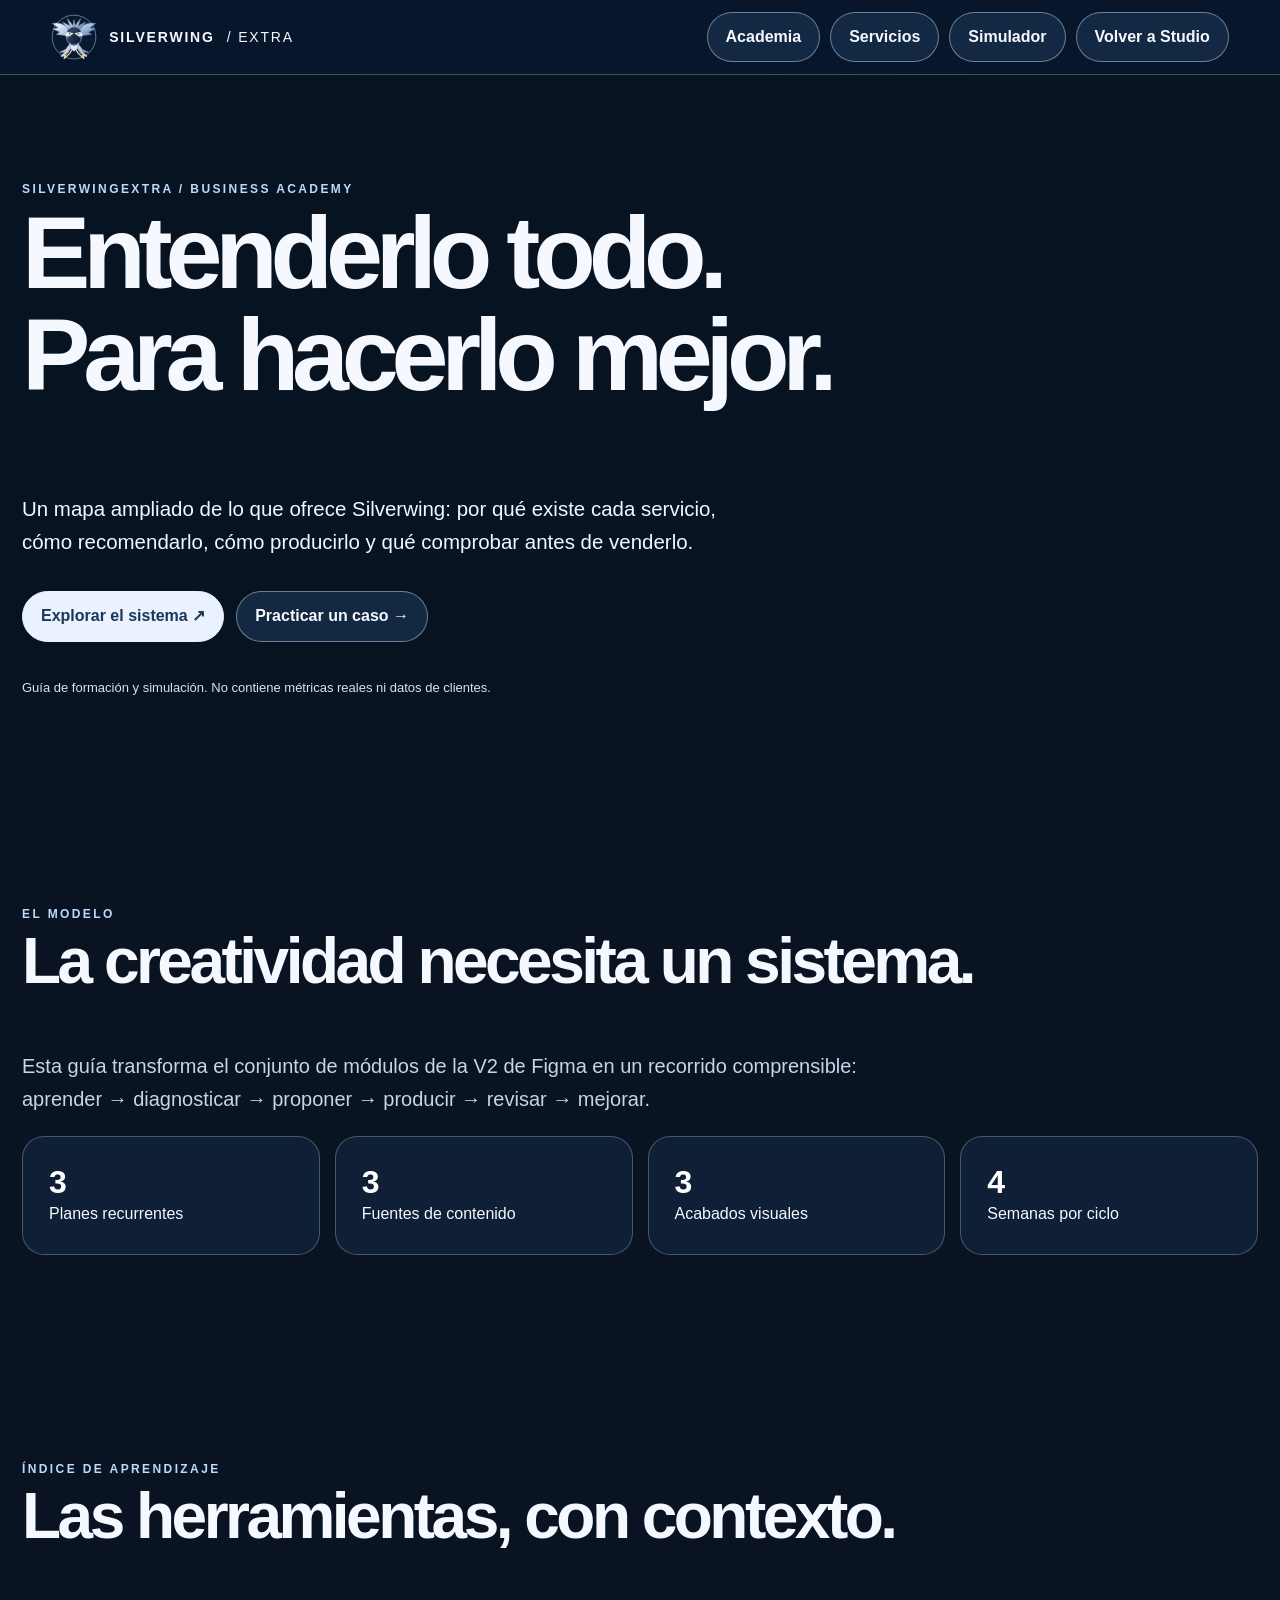
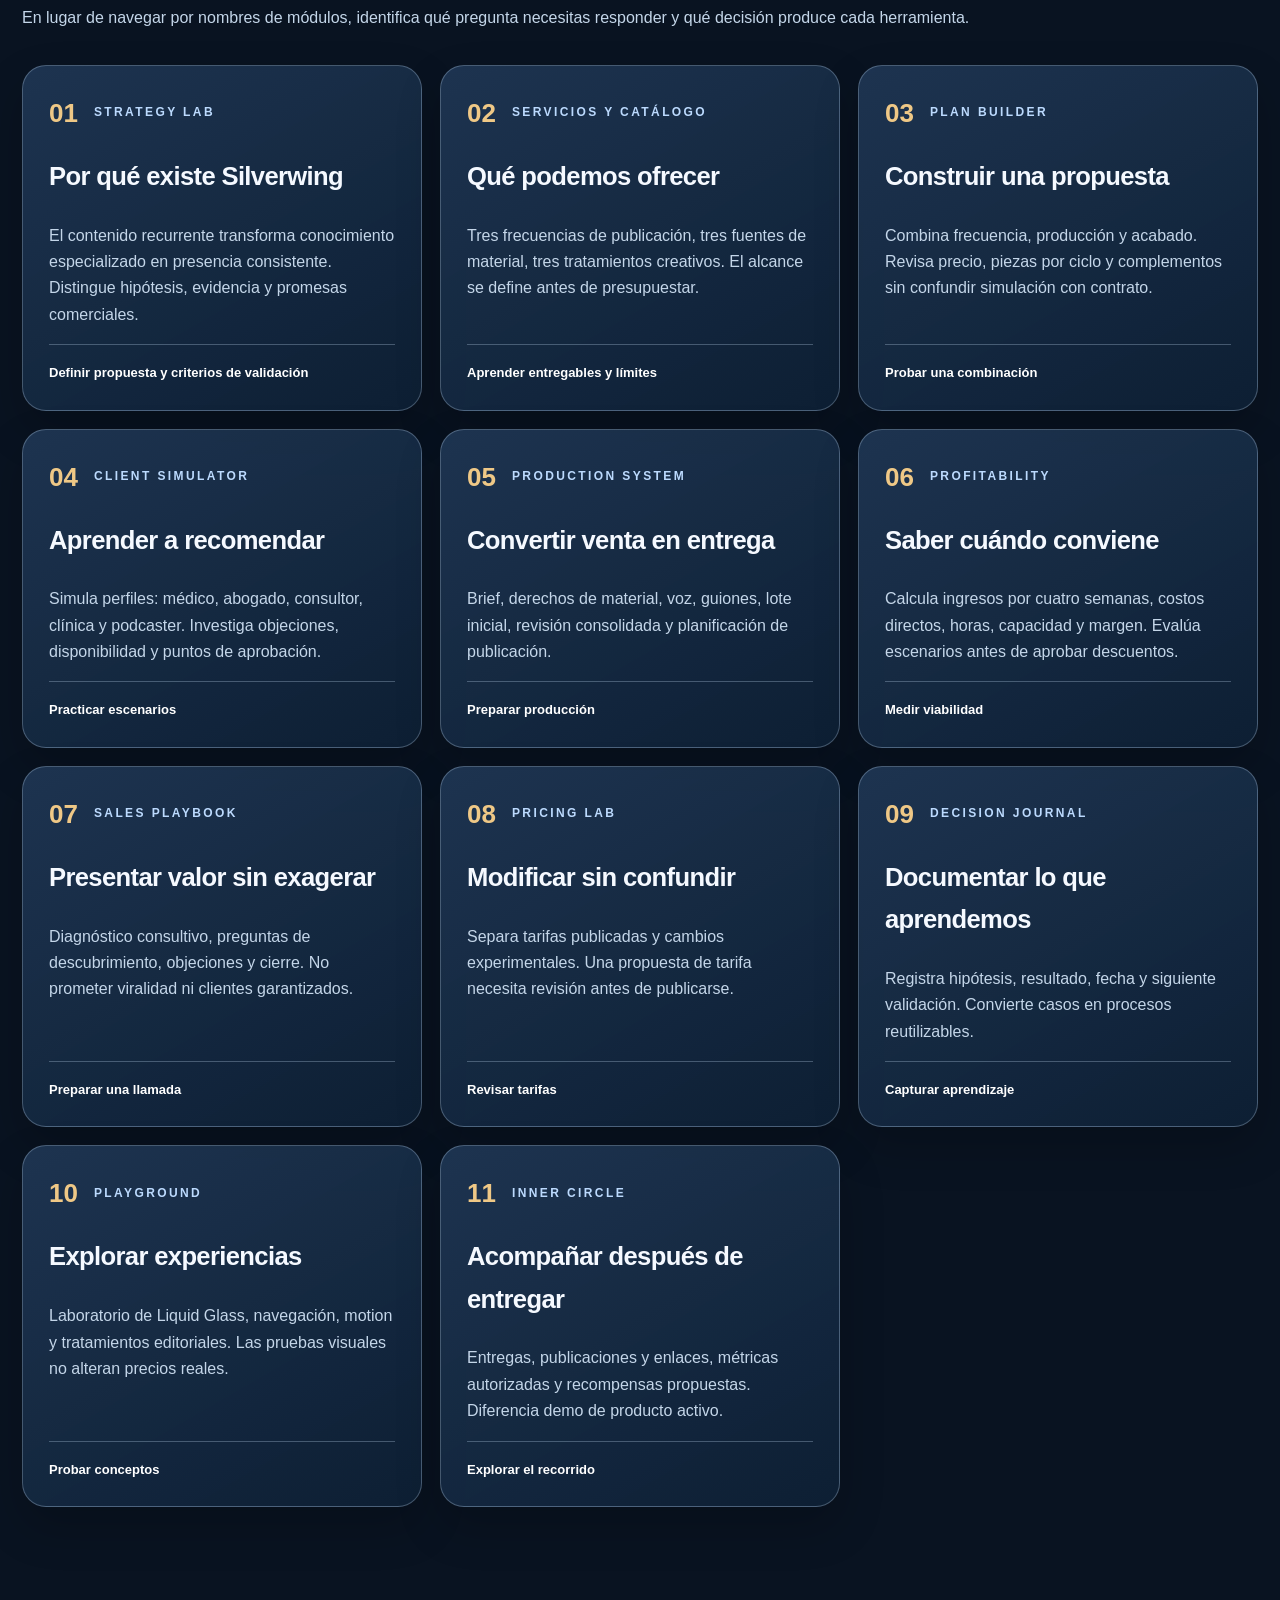
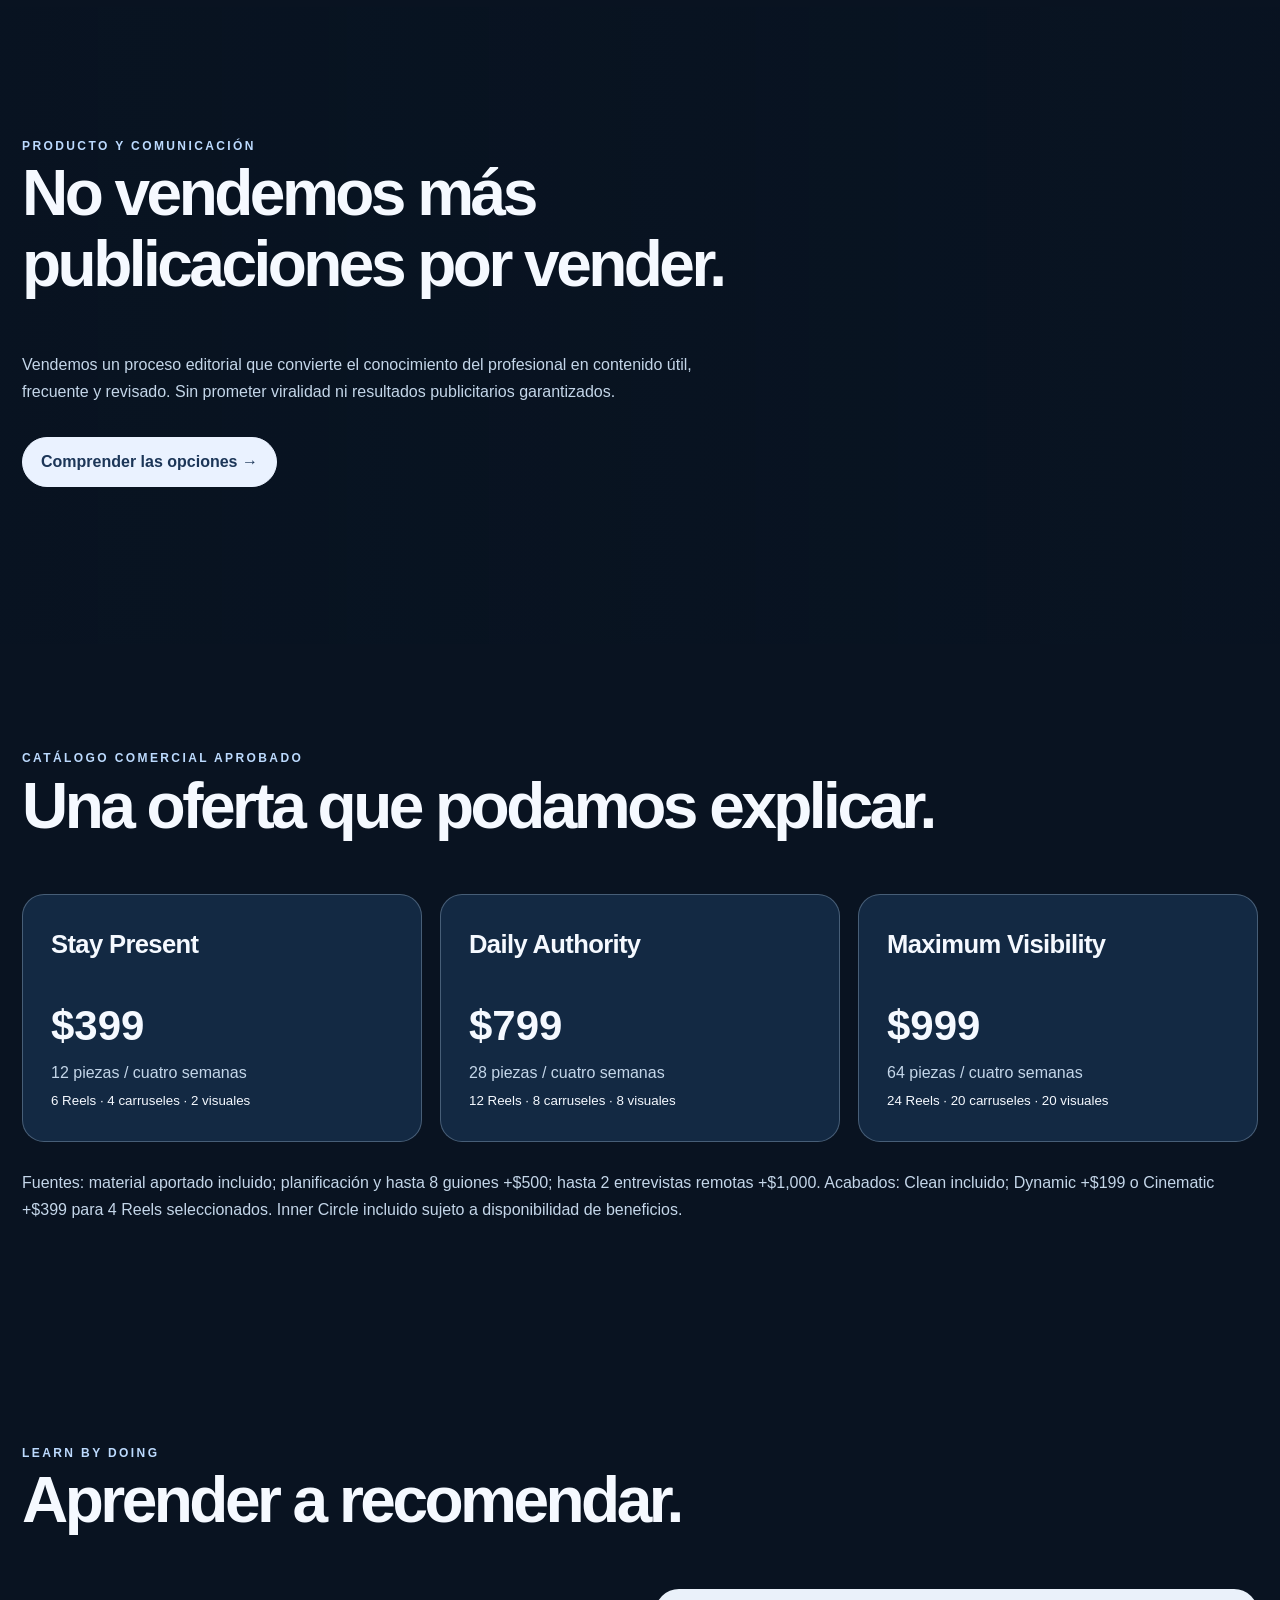
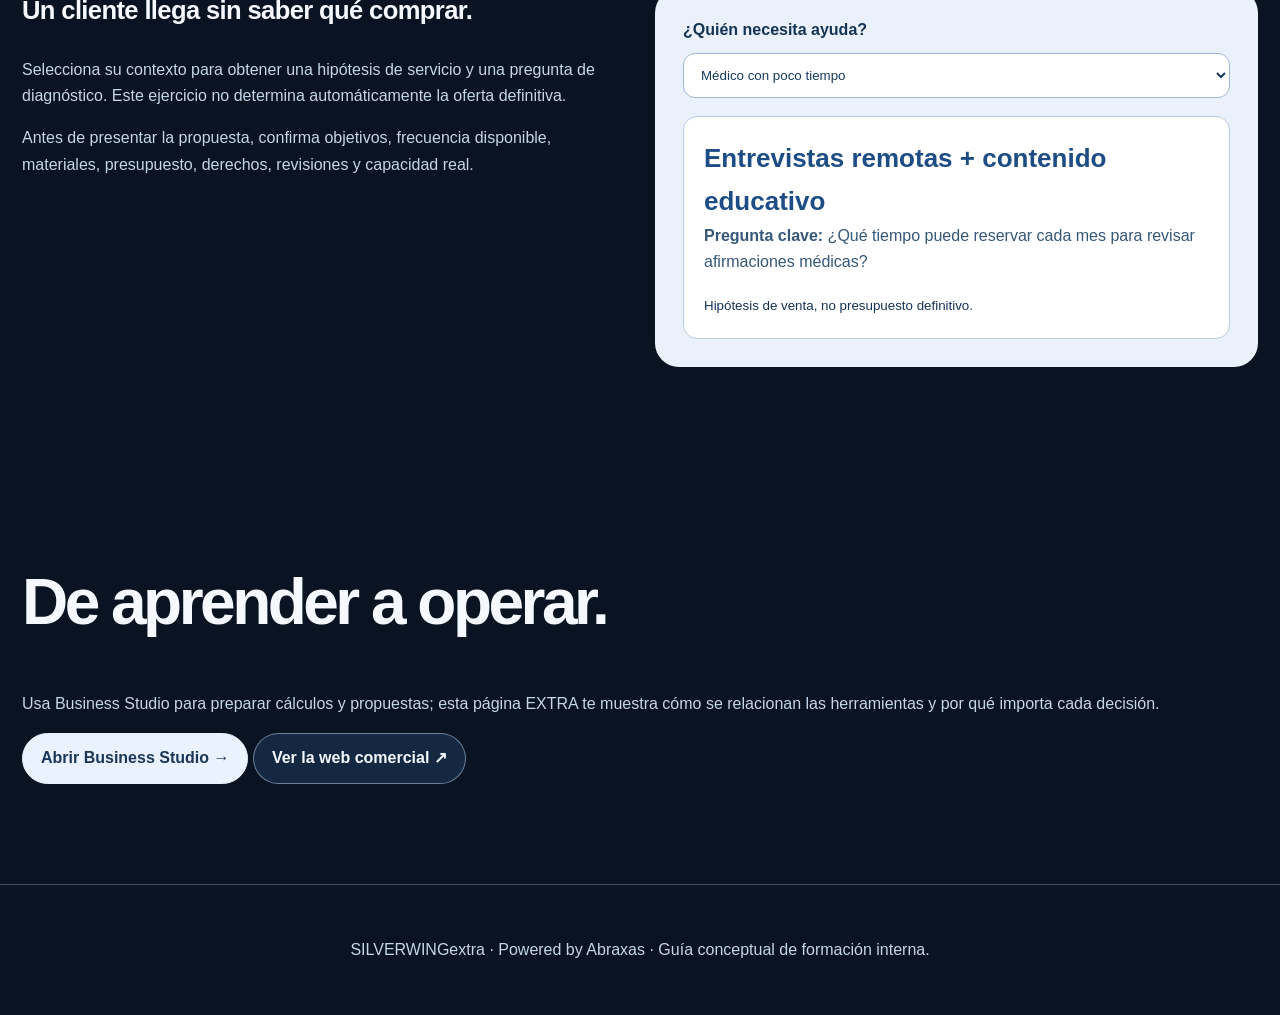
<file: extra.html>
<!doctype html><html lang="es"><head><meta charset="utf-8"><meta name="viewport" content="width=device-width,initial-scale=1"><meta name="theme-color" content="#0a1421"><title>SILVERWINGextra — Academia y mapa de operaciones</title><meta name="description" content="Guía extendida de los servicios, ventas, producción y herramientas de Silverwing."><style>
:root{color-scheme:dark;--bg:#091321;--glass:#11233ada;--border:#c4ddf54b;--ink:#f5f9ff;--muted:#c4d6e9;--gold:#efc886}*{box-sizing:border-box}html{scroll-behavior:smooth;scroll-padding-top:100px}body{margin:0;background:var(--bg);color:var(--ink);font:16px/1.65 -apple-system,BlinkMacSystemFont,"Segoe UI",sans-serif}h1,h2,h3,p{margin-top:0}h1{font-size:clamp(3.4rem,8vw,7.5rem);letter-spacing:-.07em;line-height:1}h2{font-size:clamp(2.25rem,5vw,4.2rem);letter-spacing:-.055em;line-height:1.1}h3{font-size:clamp(1.3rem,2vw,1.7rem);letter-spacing:-.025em}p{color:var(--muted)}a{color:inherit;text-decoration:none}a,button,select{min-height:44px;touch-action:manipulation}a:focus-visible,button:focus-visible,select:focus-visible{outline:3px solid var(--gold);outline-offset:4px}.eyebrow{font-size:12px;letter-spacing:.2em;color:#bcdafe;text-transform:uppercase;font-weight:800}.wrap{width:min(1260px,calc(100% - 44px));margin:auto}.nav{position:sticky;top:0;z-index:30;display:flex;justify-content:space-between;align-items:center;gap:15px;padding:12px max(22px,4vw);background:#08182de8;backdrop-filter:blur(22px);border-bottom:1px solid var(--border)}.brand{display:flex;gap:12px;align-items:center;font-size:14px;letter-spacing:.13em;font-weight:900}.brand img{width:46px;height:46px}.navlinks{display:flex;flex-wrap:wrap;gap:10px}.navlinks a,.btn{display:inline-flex;align-items:center;justify-content:center;border-radius:999px;border:1px solid #c6dcf57d;background:#18314bc5;padding:11px 18px;min-height:46px;font-weight:650}.btn.primary{background:#eaf2ff;color:#1c3658;border-color:#eaf2ff}.hero{position:relative;isolation:isolate;min-height:710px;display:flex;align-items:center;padding:100px 0}.hero:before{content:"";position:absolute;inset:0;background:linear-gradient(90deg,#081321fa 5%,#081321b0 56%,#08132136),url("https://lordjeferies.github.io/silverwing-public/assets/harpy-flight-cinema.png") center/cover;z-index:-1}.hero .copy{max-width:830px}.hero p{color:#f3f8ff;max-width:720px;font-size:clamp(17px,1.6vw,22px)}.actions{display:flex;gap:12px;flex-wrap:wrap;margin:32px 0}.intro,.section{padding:100px 0}.intro .lead{max-width:850px;font-size:20px}.kpis{display:grid;grid-template-columns:repeat(4,minmax(0,1fr));gap:15px}.kpi{padding:26px;border:1px solid var(--border);border-radius:22px;background:var(--glass)}.kpi b{display:block;font-size:32px;line-height:1.2;color:#fff}.modulegrid{display:grid;grid-template-columns:repeat(3,minmax(0,1fr));gap:18px;margin-top:34px}.module{background:linear-gradient(150deg,#213a59d9,#0e2035ed);border:1px solid var(--border);border-radius:24px;padding:26px;min-height:300px;display:flex;flex-direction:column;box-shadow:0 20px 46px #0003}.module-head{display:flex;align-items:center;gap:16px;margin-bottom:20px}.num{font-size:26px;color:var(--gold);font-weight:700}.module p{flex:1}.outcome{font-weight:700;font-size:13px;color:#fff;border-top:1px solid var(--border);padding-top:17px}.scenic{background:linear-gradient(90deg,#081321f0,#081321a8),url("https://lordjeferies.github.io/silverwing-public/assets/andes-cinema.png") center/cover;padding:125px 0}.scenic .copy{max-width:740px}.pricing{display:grid;grid-template-columns:repeat(3,minmax(0,1fr));gap:18px;margin:28px 0}.price{border:1px solid var(--border);border-radius:22px;padding:28px;background:#132943}.price strong{font-size:42px;display:block}.price p{margin:0}.decision{display:grid;grid-template-columns:1fr 1fr;gap:30px;align-items:start}.panel{background:#eaf1fa;color:#143355;border-radius:24px;padding:28px}.panel p{color:#355779}.panel select{display:block;width:100%;color:#163b61;background:white;padding:13px;border:1px solid #9fb6d2;border-radius:12px;margin:10px 0 18px}.result{padding:20px;background:white;border:1px solid #b7cbe1;border-radius:14px}.result strong{font-size:26px;color:#1d4d84}footer{padding:52px 22px;text-align:center;border-top:1px solid var(--border);color:var(--muted)}.sticky-note{font-size:13px;color:#d3e3f5}.hidden{display:none!important}@media(max-width:850px){.modulegrid,.pricing{grid-template-columns:1fr 1fr}.kpis{grid-template-columns:1fr 1fr}.decision{grid-template-columns:1fr}.nav{flex-wrap:wrap}.navlinks{width:100%;overflow-x:auto;flex-wrap:nowrap}.navlinks a{white-space:nowrap}}@media(max-width:560px){.modulegrid,.pricing,.kpis{grid-template-columns:1fr}.hero{min-height:650px}.wrap{width:min(100% - 28px,1260px)}.module{min-height:0}.intro,.section{padding:68px 0}.navlinks{gap:7px}.navlinks a{padding:9px 14px}}@media(prefers-reduced-motion:reduce){html{scroll-behavior:auto}}@media(prefers-reduced-transparency:reduce){.nav,.module{backdrop-filter:none;background:#11273c}}
</style></head><body><header class="nav"><a class="brand" href="./"><img alt="" src="assets/silverwing-harpy-mark.svg"> SILVERWING <span style="font-weight:400">/ EXTRA</span></a><nav class="navlinks"><a href="#academy">Academia</a><a href="#offers">Servicios</a><a href="#scenario">Simulador</a><a href="./">Volver a Studio</a></nav></header><main><section class="hero"><div class="wrap"><div class="copy"><span class="eyebrow">SILVERWINGextra / BUSINESS ACADEMY</span><h1>Entenderlo todo.<br>Para hacerlo mejor.</h1><p>Un mapa ampliado de lo que ofrece Silverwing: por qué existe cada servicio, cómo recomendarlo, cómo producirlo y qué comprobar antes de venderlo.</p><div class="actions"><a class="btn primary" href="#academy">Explorar el sistema ↗</a><a class="btn" href="#scenario">Practicar un caso →</a></div><span class="sticky-note">Guía de formación y simulación. No contiene métricas reales ni datos de clientes.</span></div></div></section><section class="wrap intro"><span class="eyebrow">EL MODELO</span><h2>La creatividad necesita un sistema.</h2><p class="lead">Esta guía transforma el conjunto de módulos de la V2 de Figma en un recorrido comprensible: aprender → diagnosticar → proponer → producir → revisar → mejorar.</p><div class="kpis"><div class="kpi"><b>3</b>Planes recurrentes</div><div class="kpi"><b>3</b>Fuentes de contenido</div><div class="kpi"><b>3</b>Acabados visuales</div><div class="kpi"><b>4</b>Semanas por ciclo</div></div></section><section class="wrap section" id="academy"><span class="eyebrow">ÍNDICE DE APRENDIZAJE</span><h2>Las herramientas, con contexto.</h2><p>En lugar de navegar por nombres de módulos, identifica qué pregunta necesitas responder y qué decisión produce cada herramienta.</p><div class="modulegrid"><article class="module" id="module-1"><div class="module-head"><span class="num">01</span><span class="eyebrow">Strategy Lab</span></div><h3>Por qué existe Silverwing</h3><p>El contenido recurrente transforma conocimiento especializado en presencia consistente. Distingue hipótesis, evidencia y promesas comerciales.</p><span class="outcome">Definir propuesta y criterios de validación</span></article><article class="module" id="module-2"><div class="module-head"><span class="num">02</span><span class="eyebrow">Servicios y catálogo</span></div><h3>Qué podemos ofrecer</h3><p>Tres frecuencias de publicación, tres fuentes de material, tres tratamientos creativos. El alcance se define antes de presupuestar.</p><span class="outcome">Aprender entregables y límites</span></article><article class="module" id="module-3"><div class="module-head"><span class="num">03</span><span class="eyebrow">Plan Builder</span></div><h3>Construir una propuesta</h3><p>Combina frecuencia, producción y acabado. Revisa precio, piezas por ciclo y complementos sin confundir simulación con contrato.</p><span class="outcome">Probar una combinación</span></article><article class="module" id="module-4"><div class="module-head"><span class="num">04</span><span class="eyebrow">Client Simulator</span></div><h3>Aprender a recomendar</h3><p>Simula perfiles: médico, abogado, consultor, clínica y podcaster. Investiga objeciones, disponibilidad y puntos de aprobación.</p><span class="outcome">Practicar escenarios</span></article><article class="module" id="module-5"><div class="module-head"><span class="num">05</span><span class="eyebrow">Production System</span></div><h3>Convertir venta en entrega</h3><p>Brief, derechos de material, voz, guiones, lote inicial, revisión consolidada y planificación de publicación.</p><span class="outcome">Preparar producción</span></article><article class="module" id="module-6"><div class="module-head"><span class="num">06</span><span class="eyebrow">Profitability</span></div><h3>Saber cuándo conviene</h3><p>Calcula ingresos por cuatro semanas, costos directos, horas, capacidad y margen. Evalúa escenarios antes de aprobar descuentos.</p><span class="outcome">Medir viabilidad</span></article><article class="module" id="module-7"><div class="module-head"><span class="num">07</span><span class="eyebrow">Sales Playbook</span></div><h3>Presentar valor sin exagerar</h3><p>Diagnóstico consultivo, preguntas de descubrimiento, objeciones y cierre. No prometer viralidad ni clientes garantizados.</p><span class="outcome">Preparar una llamada</span></article><article class="module" id="module-8"><div class="module-head"><span class="num">08</span><span class="eyebrow">Pricing Lab</span></div><h3>Modificar sin confundir</h3><p>Separa tarifas publicadas y cambios experimentales. Una propuesta de tarifa necesita revisión antes de publicarse.</p><span class="outcome">Revisar tarifas</span></article><article class="module" id="module-9"><div class="module-head"><span class="num">09</span><span class="eyebrow">Decision Journal</span></div><h3>Documentar lo que aprendemos</h3><p>Registra hipótesis, resultado, fecha y siguiente validación. Convierte casos en procesos reutilizables.</p><span class="outcome">Capturar aprendizaje</span></article><article class="module" id="module-10"><div class="module-head"><span class="num">10</span><span class="eyebrow">Playground</span></div><h3>Explorar experiencias</h3><p>Laboratorio de Liquid Glass, navegación, motion y tratamientos editoriales. Las pruebas visuales no alteran precios reales.</p><span class="outcome">Probar conceptos</span></article><article class="module" id="module-11"><div class="module-head"><span class="num">11</span><span class="eyebrow">Inner Circle</span></div><h3>Acompañar después de entregar</h3><p>Entregas, publicaciones y enlaces, métricas autorizadas y recompensas propuestas. Diferencia demo de producto activo.</p><span class="outcome">Explorar el recorrido</span></article></div></section><section class="scenic"><div class="wrap"><div class="copy"><span class="eyebrow">PRODUCTO Y COMUNICACIÓN</span><h2>No vendemos más publicaciones por vender.</h2><p>Vendemos un proceso editorial que convierte el conocimiento del profesional en contenido útil, frecuente y revisado. Sin prometer viralidad ni resultados publicitarios garantizados.</p><div class="actions"><a class="btn primary" href="#offers">Comprender las opciones →</a></div></div></div></section><section class="wrap section" id="offers"><span class="eyebrow">CATÁLOGO COMERCIAL APROBADO</span><h2>Una oferta que podamos explicar.</h2><div class="pricing"><article class="price"><h3>Stay Present</h3><strong>$399</strong><p>12 piezas / cuatro semanas</p><small>6 Reels · 4 carruseles · 2 visuales</small></article><article class="price"><h3>Daily Authority</h3><strong>$799</strong><p>28 piezas / cuatro semanas</p><small>12 Reels · 8 carruseles · 8 visuales</small></article><article class="price"><h3>Maximum Visibility</h3><strong>$999</strong><p>64 piezas / cuatro semanas</p><small>24 Reels · 20 carruseles · 20 visuales</small></article></div><p>Fuentes: material aportado incluido; planificación y hasta 8 guiones +$500; hasta 2 entrevistas remotas +$1,000. Acabados: Clean incluido; Dynamic +$199 o Cinematic +$399 para 4 Reels seleccionados. Inner Circle incluido sujeto a disponibilidad de beneficios.</p></section><section class="wrap section" id="scenario"><span class="eyebrow">LEARN BY DOING</span><h2>Aprender a recomendar.</h2><div class="decision"><div><h3>Un cliente llega sin saber qué comprar.</h3><p>Selecciona su contexto para obtener una hipótesis de servicio y una pregunta de diagnóstico. Este ejercicio no determina automáticamente la oferta definitiva.</p><p>Antes de presentar la propuesta, confirma objetivos, frecuencia disponible, materiales, presupuesto, derechos, revisiones y capacidad real.</p></div><div class="panel"><label for="scenario-select"><strong>¿Quién necesita ayuda?</strong></label><select id="scenario-select"><option value="doctor">Médico con poco tiempo</option><option value="lawyer">Abogado con charlas grabadas</option><option value="consultant">Consultor que necesita guiones</option><option value="clinic">Clínica con varios expertos</option><option value="podcast">Podcaster con episodios recurrentes</option></select><div class="result" aria-live="polite" id="scenario-result"></div></div></div></section><section class="wrap section"><h2>De aprender a operar.</h2><p>Usa Business Studio para preparar cálculos y propuestas; esta página EXTRA te muestra cómo se relacionan las herramientas y por qué importa cada decisión.</p><a class="btn primary" href="./">Abrir Business Studio →</a> <a class="btn" href="https://lordjeferies.github.io/silverwing-public/">Ver la web comercial ↗</a></section></main><footer>SILVERWINGextra · Powered by Abraxas · Guía conceptual de formación interna.</footer><script>
const cases={doctor:["Entrevistas remotas + contenido educativo","¿Qué tiempo puede reservar cada mes para revisar afirmaciones médicas?"],lawyer:["Reutilizar grabaciones y estructurar clips","¿Qué información o casos no se pueden publicar por confidencialidad?"],consultant:["Planificación de temas y hasta ocho guiones","¿Qué objetivos y ejemplos concretos quiere comunicar?"],clinic:["Coordinar un calendario editorial multiespecialista","¿Quién aprueba cada afirmación y quién centraliza revisiones?"],podcast:["Recortar episodios y crear carruseles educativos","¿Hay permiso para reutilizar todas las grabaciones e invitados?"]};function show(){const x=cases[document.getElementById('scenario-select').value];document.getElementById('scenario-result').innerHTML='<strong>'+x[0]+'</strong><p><b>Pregunta clave:</b> '+x[1]+'</p><small>Hipótesis de venta, no presupuesto definitivo.</small>'}document.getElementById('scenario-select').addEventListener('change',show);show();
</script></body></html>
</file>
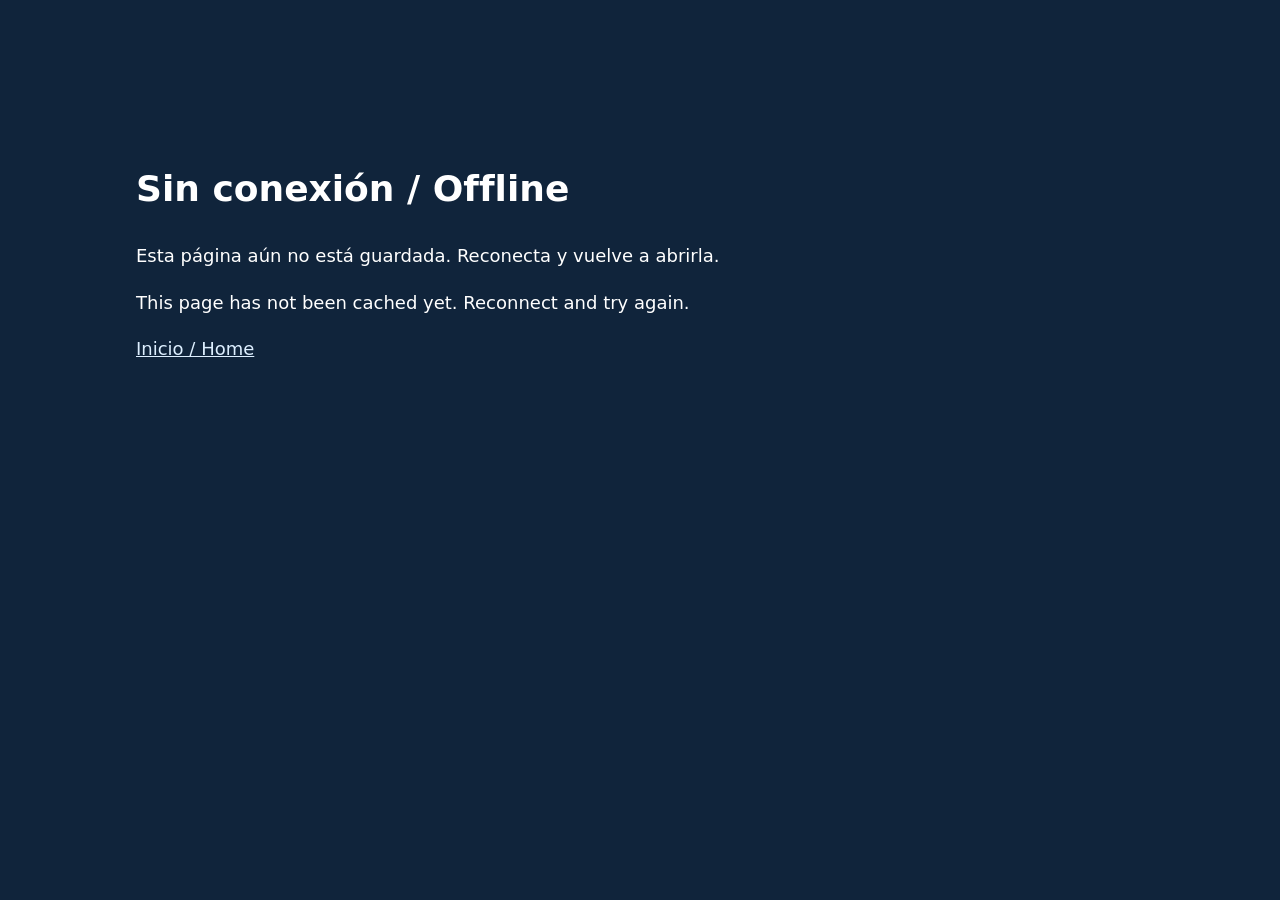
<file: offline.html>
<!doctype html><html lang="es"><meta charset="utf-8"><meta name="viewport" content="width=device-width,initial-scale=1"><title>Silverwing / Offline</title><body style="font:18px/1.6 system-ui;padding:10%;background:#10243b;color:white"><h1>Sin conexión / Offline</h1><p>Esta página aún no está guardada. Reconecta y vuelve a abrirla.</p><p>This page has not been cached yet. Reconnect and try again.</p><a style="color:#ddefff" href="./">Inicio / Home</a></body></html>
</file>
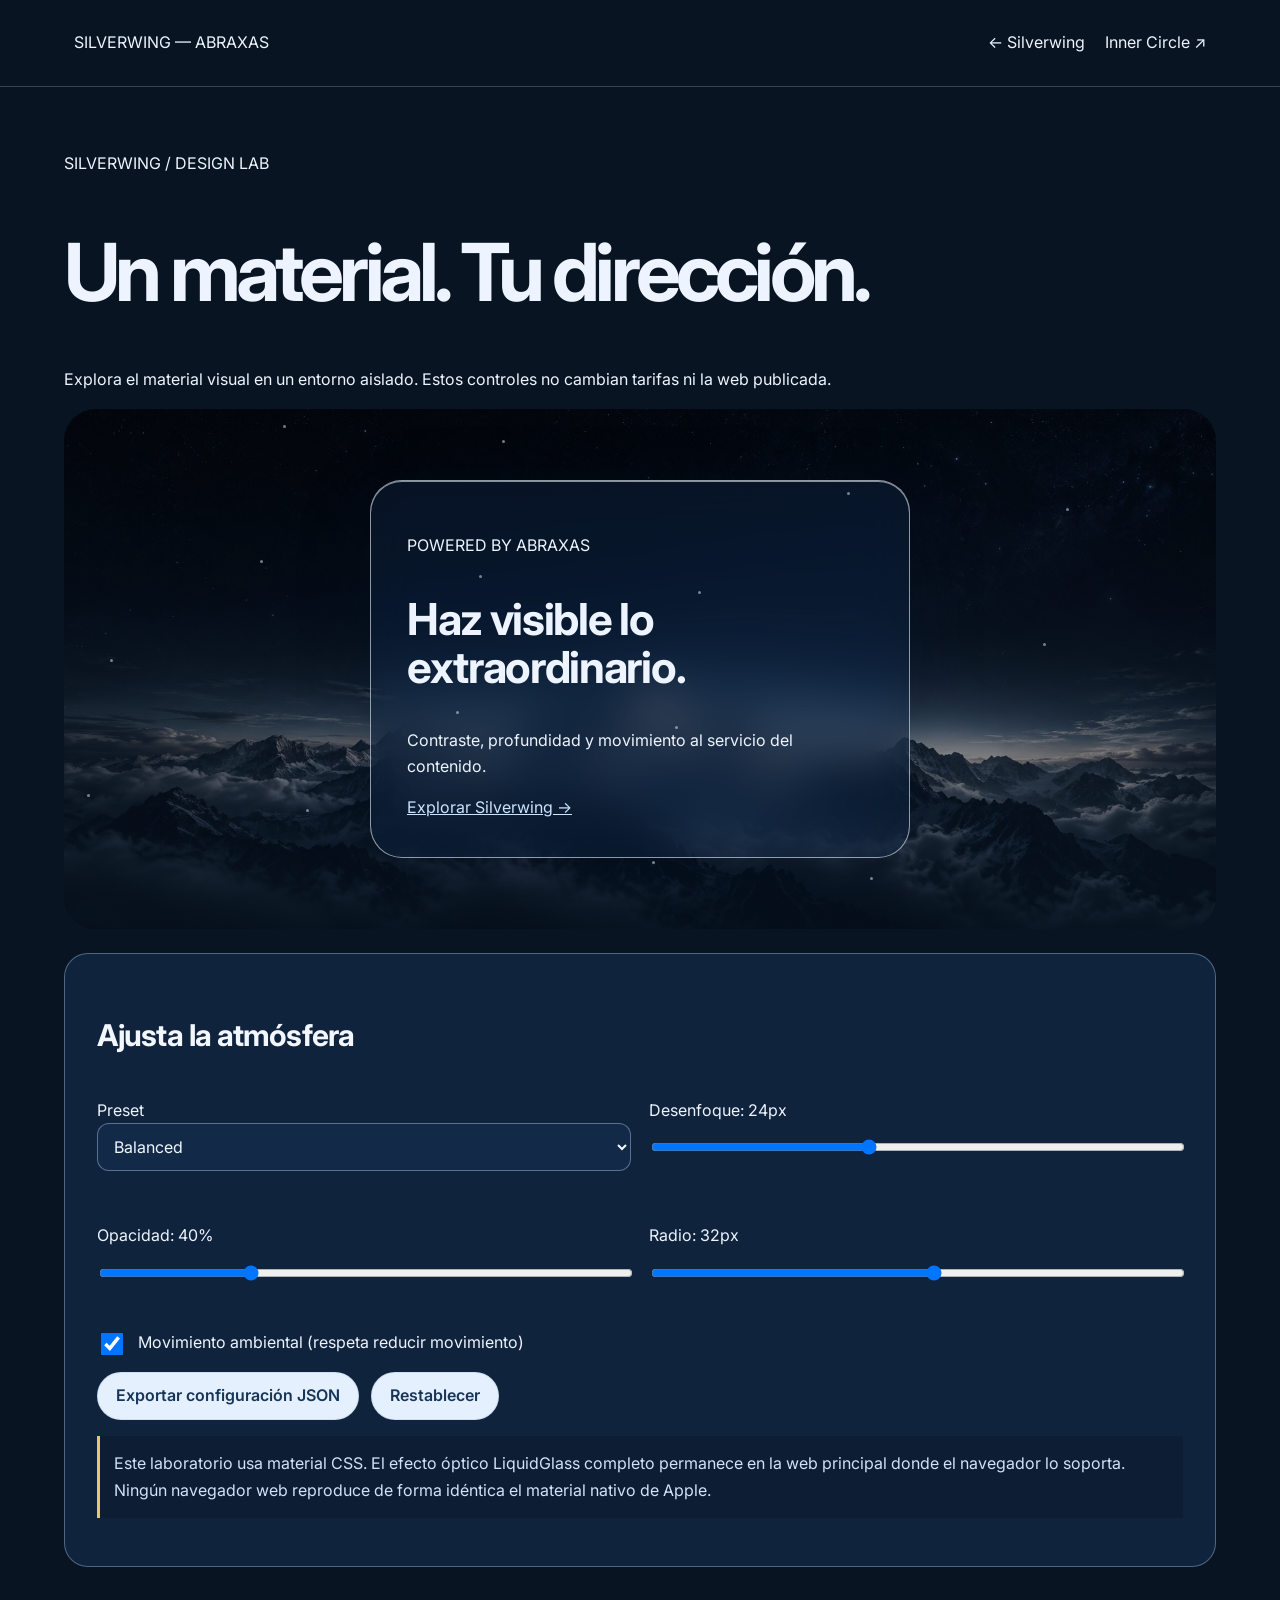
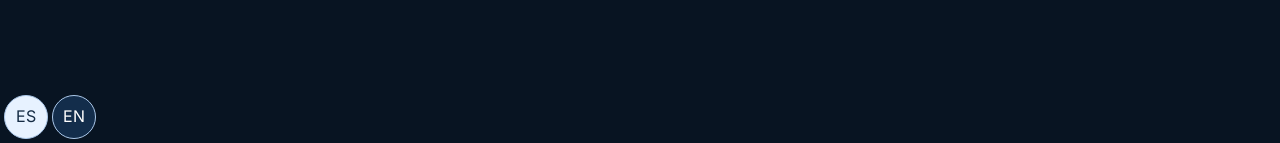
<file: playground.html>
<!doctype html><html lang="es"><head><meta charset="utf-8"><meta name="viewport" content="width=device-width,initial-scale=1"><title>Silverwing / Playground</title><link rel="icon" href="assets/silverwing-harpy-mark.svg"><link rel="stylesheet" href="product-pages.css"><link rel="stylesheet" href="components.css"></head><body><header><a href="./">SILVERWING — ABRAXAS</a><nav><a href="./">← Silverwing</a><a href="https://lordjeferies.github.io/silverwing-public/inner-circle.html">Inner Circle ↗</a></nav></header><main id="lab" data-native-i18n></main><script src="i18n.js"></script><script src="playground.js"></script></body></html>
</file>
<file: product-pages.css>
@font-face{font-family:Inter;src:url(assets/inter.ttf)}*{box-sizing:border-box}body{margin:0;background:#081422;color:#edf4ff;font:16px/1.6 Inter,system-ui,sans-serif}header{display:flex;align-items:center;justify-content:space-between;gap:16px;flex-wrap:wrap;padding:20px max(20px,5vw);border-bottom:1px solid #aecaea44}header a{color:inherit;text-decoration:none;padding:10px}main{max-width:1200px;margin:auto;padding:48px 24px 100px}h1{font-size:clamp(40px,7vw,80px);letter-spacing:-.06em;line-height:1.05}h2{font-size:30px;letter-spacing:-.03em}button{cursor:pointer}input,select,button{font:inherit}a{color:#cbe4ff}.sw-language-switch{position:fixed;right:18px;bottom:18px;display:flex;gap:4px;z-index:90}.sw-language-switch button{border-radius:99px;background:#132d4b;color:white;border:1px solid #abc8ea;padding:10px}.sw-language-switch .active{background:#e7f2ff;color:#142b44}.sw-product-panel input:not([type=checkbox]),.sw-product-panel select{width:100%}.lab-stage{position:relative;min-height:520px;display:grid;place-items:center;border-radius:32px;overflow:hidden;background:center/cover url(assets/landscape.jpg);isolation:isolate}.lab-stage:before{content:'';position:absolute;inset:0;background:linear-gradient(180deg,#08152422,#081524aa);z-index:-1}.lab-glass{width:min(88%,540px);padding:36px;border-radius:var(--lab-radius,32px);background:rgb(18 39 66 / var(--lab-opacity,.4));backdrop-filter:blur(var(--lab-blur,24px)) saturate(1.5);border:1px solid #e4f1ff99;box-shadow:inset 0 1px #ffffff88,0 20px 70px #00102055;transition:background .3s,border-radius .3s;transform:translateY(0);animation:float 6s ease-in-out infinite}.lab-glass h2{font-size:44px;line-height:1.1}.lab-particle{position:absolute;width:3px;height:3px;background:#def3ff;border-radius:50%;animation:drift 8s infinite;opacity:.5;pointer-events:none}.lab-stage[data-motion=false] *{animation:none!important}@keyframes float{50%{transform:translateY(-8px)}}@keyframes drift{50%{transform:translate(15px,-45px);opacity:.1}}@media(prefers-reduced-motion:reduce){*{animation:none!important;scroll-behavior:auto!important}}@media(prefers-reduced-transparency:reduce){.lab-glass{background:#10263e;backdrop-filter:none}}.delivery{padding:20px;background:#0d223a;border:1px solid #aac5e744;border-radius:18px;margin:14px 0;overflow-wrap:anywhere}.delivery select{width:auto!important;max-width:100%}.member-list{list-style:none;padding:0}.member-note{color:#e9c777!important}.sw-product-panel a{display:inline-flex;text-decoration:none}@media(max-width:600px){.lab-glass{padding:24px}.lab-glass h2{font-size:32px}main{padding:30px 18px 100px}}
</file>
<file: components.css>
/* Shared component foundations, maintenance release. */
:root{--sw-space:clamp(16px,2.5vw,32px);--sw-radius:24px;--sw-ink:#071321;--sw-paper:#edf4ff;--sw-focus:#f3cd6d;--sw-border:#aecaea66;--sw-glass:rgba(18,39,66,.86)}
button,.btn,input,select,summary,.sw-lab-link{min-height:44px}button:focus-visible,a:focus-visible,input:focus-visible,select:focus-visible,summary:focus-visible{outline:3px solid var(--sw-focus);outline-offset:4px}button:disabled{opacity:.55;cursor:not-allowed}.sw-language-switch button{min-width:44px;min-height:44px}.sw-lab-link{display:inline-flex;align-items:center;justify-content:center;padding:10px 16px;border-radius:99px;border:1px solid var(--sw-border);font-size:12px;white-space:nowrap}.sw-update-note{position:fixed;bottom:22px;left:50%;transform:translateX(-50%);padding:16px;background:#102843;color:#fff;z-index:9999;max-width:min(90vw,600px);border:1px solid var(--sw-border);border-radius:16px}.sw-update-note button{margin-left:12px}.sw-product-panel{padding:var(--sw-space);border:1px solid var(--sw-border);border-radius:var(--sw-radius);background:var(--sw-glass);color:var(--sw-paper);margin:24px 0}.sw-product-panel p{color:#d3e2f6;line-height:1.7}.sw-product-panel label{display:block;margin:14px 0}.sw-product-panel input,.sw-product-panel select{max-width:100%;padding:12px;border:1px solid #aac5e777;border-radius:12px;background:#122a47;color:#f1f7ff}.sw-product-panel button,.sw-product-panel a{min-height:44px;padding:12px 18px;border-radius:99px;border:1px solid #c4d6efaa;background:#e5f0ff;color:#163557;font-weight:600}.sw-product-panel .actions{display:flex;gap:12px;flex-wrap:wrap}.sw-product-panel .status{padding:14px;border-left:3px solid #e9c471;background:#03132455}.sw-product-panel :is(h2,h3){color:#f2f7ff}.sw-form-grid{display:grid;grid-template-columns:repeat(2,minmax(0,1fr));gap:18px}.sw-product-panel .checkbox-row{display:flex;gap:12px;align-items:flex-start}.sw-product-panel .checkbox-row input{width:22px;height:22px;min-height:22px;flex:none}.sw-product-panel table{min-width:0}.sw-product-panel th,.sw-product-panel td{color:#ecf4ff}.sw-product-panel :is(input,select):invalid{border-color:#f2ba9b}@media(max-width:650px){.sw-form-grid{grid-template-columns:1fr}.sw-language-switch{bottom:max(12px,env(safe-area-inset-bottom))}.sw-product-panel{padding:20px}.client-subnav{flex-wrap:wrap!important;overflow:visible!important}.sw-product-panel h2{font-size:30px}.sw-product-panel .actions>*{width:100%}}@media(prefers-reduced-transparency:reduce),(prefers-contrast:more){.sw-product-panel{background:#10263e;backdrop-filter:none}}@media print{.sw-lab-link,.sw-update-note,.sw-product-panel{display:none!important}}
/* Layout closure: controls stay in document flow; no stacked floating launchers. */
html,body{max-width:100%;margin:0}*,*:before,*:after{box-sizing:border-box}main,.main,.content,.section,.calc,.grid>*{min-width:0}h1,h2,h3,p,button,a,label{overflow-wrap:break-word}button,.btn{line-height:1.35;white-space:normal;height:auto}.actions{display:flex;flex-wrap:wrap;gap:12px}.actions>*{max-width:100%}.clientmode .top,.top{position:relative!important;top:auto!important;height:auto!important;min-height:76px;gap:16px;flex-wrap:wrap;color:#edf4ff!important}.logo-mobile,.top>.eyebrow{color:#dceaff!important}.clientmode .client-subnav{position:relative!important;top:auto!important;display:flex!important;flex-wrap:wrap!important;overflow:visible!important;gap:8px!important;align-items:center;justify-content:flex-start!important;padding:12px 20px!important}.clientmode .client-subnav>*{flex-shrink:1!important;max-width:100%;white-space:normal!important}.sw-language-switch{position:static!important;inset:auto!important;transform:none!important;flex:none!important;display:inline-flex!important;margin:0!important;z-index:auto!important;box-shadow:none!important;align-self:center;padding:4px!important}.sw-language-switch button{min-width:44px;min-height:44px}.sw-utility-bar{display:flex;align-items:center;justify-content:flex-end;flex-wrap:wrap;gap:10px;padding:12px 4%;background:#102037;border-bottom:1px solid #a8c5e744}.sw-utility-bar #sw-guide-open,.sw-utility-bar #sw-pub-open,.sw-utility-bar #sw-studio-install{position:static!important;inset:auto!important;transform:none!important;margin:0!important;max-width:100%;min-height:44px;box-shadow:none!important}.mode{display:flex;gap:4px;flex-wrap:wrap;max-width:100%;height:auto!important}.mode button{background:#19324e!important;color:#e9f3ff!important;min-height:44px;flex:1 1 auto}.mode button.active{background:#e9f3ff!important;color:#15314f!important}.plan .pill{position:static!important;display:inline-block!important;margin:0 0 12px!important}.summary-line{display:flex;gap:12px;align-items:baseline;flex-wrap:wrap}.summary-line>*{min-width:0;max-width:100%!important}.sw-product-panel .actions>*{min-width:0}.sw-product-panel select,.sw-product-panel input{min-width:0}.clientmode .summary{max-width:100%}.sw-update-note{max-height:40vh;overflow:auto}img,svg,canvas{max-width:100%}@media(max-width:870px){.clientmode .client-subnav button,.clientmode .client-subnav a{font-size:12px!important;padding:10px 13px!important}.clientmode .client-subnav .sw-language-switch{margin-left:auto!important}.top .mode{margin-left:0!important}.top{padding:14px 20px!important}.sw-utility-bar{justify-content:flex-start}.calc,.grid.two,.grid.three,.plans{grid-template-columns:1fr!important}.summary{position:static!important}.choice input{min-height:20px!important;flex:none}.sw-product-panel .actions{align-items:stretch}.sw-product-panel .actions>*{flex:1 1 200px}}@media(max-width:420px){.clientmode .top .btn{width:100%}.top .mode{width:100%;display:flex!important}.top .mode button{flex:1 1 120px}.clientmode .client-subnav{padding:10px 14px!important}.clientmode .client-subnav>button,.clientmode .client-subnav>a{flex:1 1 100px!important}.clientmode .client-subnav .sw-language-switch{margin-left:0!important}.sw-utility-bar>*{flex:1 1 160px}.sw-utility-bar .sw-language-switch{flex:0 0 auto!important}.content{padding-left:16px!important;padding-right:16px!important}.cinema-hero{height:auto!important;min-height:760px!important;max-height:none!important;padding:38px 20px!important;gap:28px!important}.cinema-copy h1{font-size:48px!important}.cinema-offer{width:100%!important;min-width:0!important}.sw-product-panel{margin:20px 0}.sw-product-panel .actions>*{width:100%}.summary-line strong{text-align:left!important}header .brand{font-size:11px}header nav{gap:6px}.lang{margin-left:0}#member-demo{width:calc(100% - 32px);padding:20px}.sw-guide-panel,.sw-pub-panel{padding:22px!important;width:calc(100vw - 24px)!important;max-height:85vh!important;overflow:auto!important}}@media print{.sw-utility-bar,.sw-language-switch{display:none!important}}
</file>
